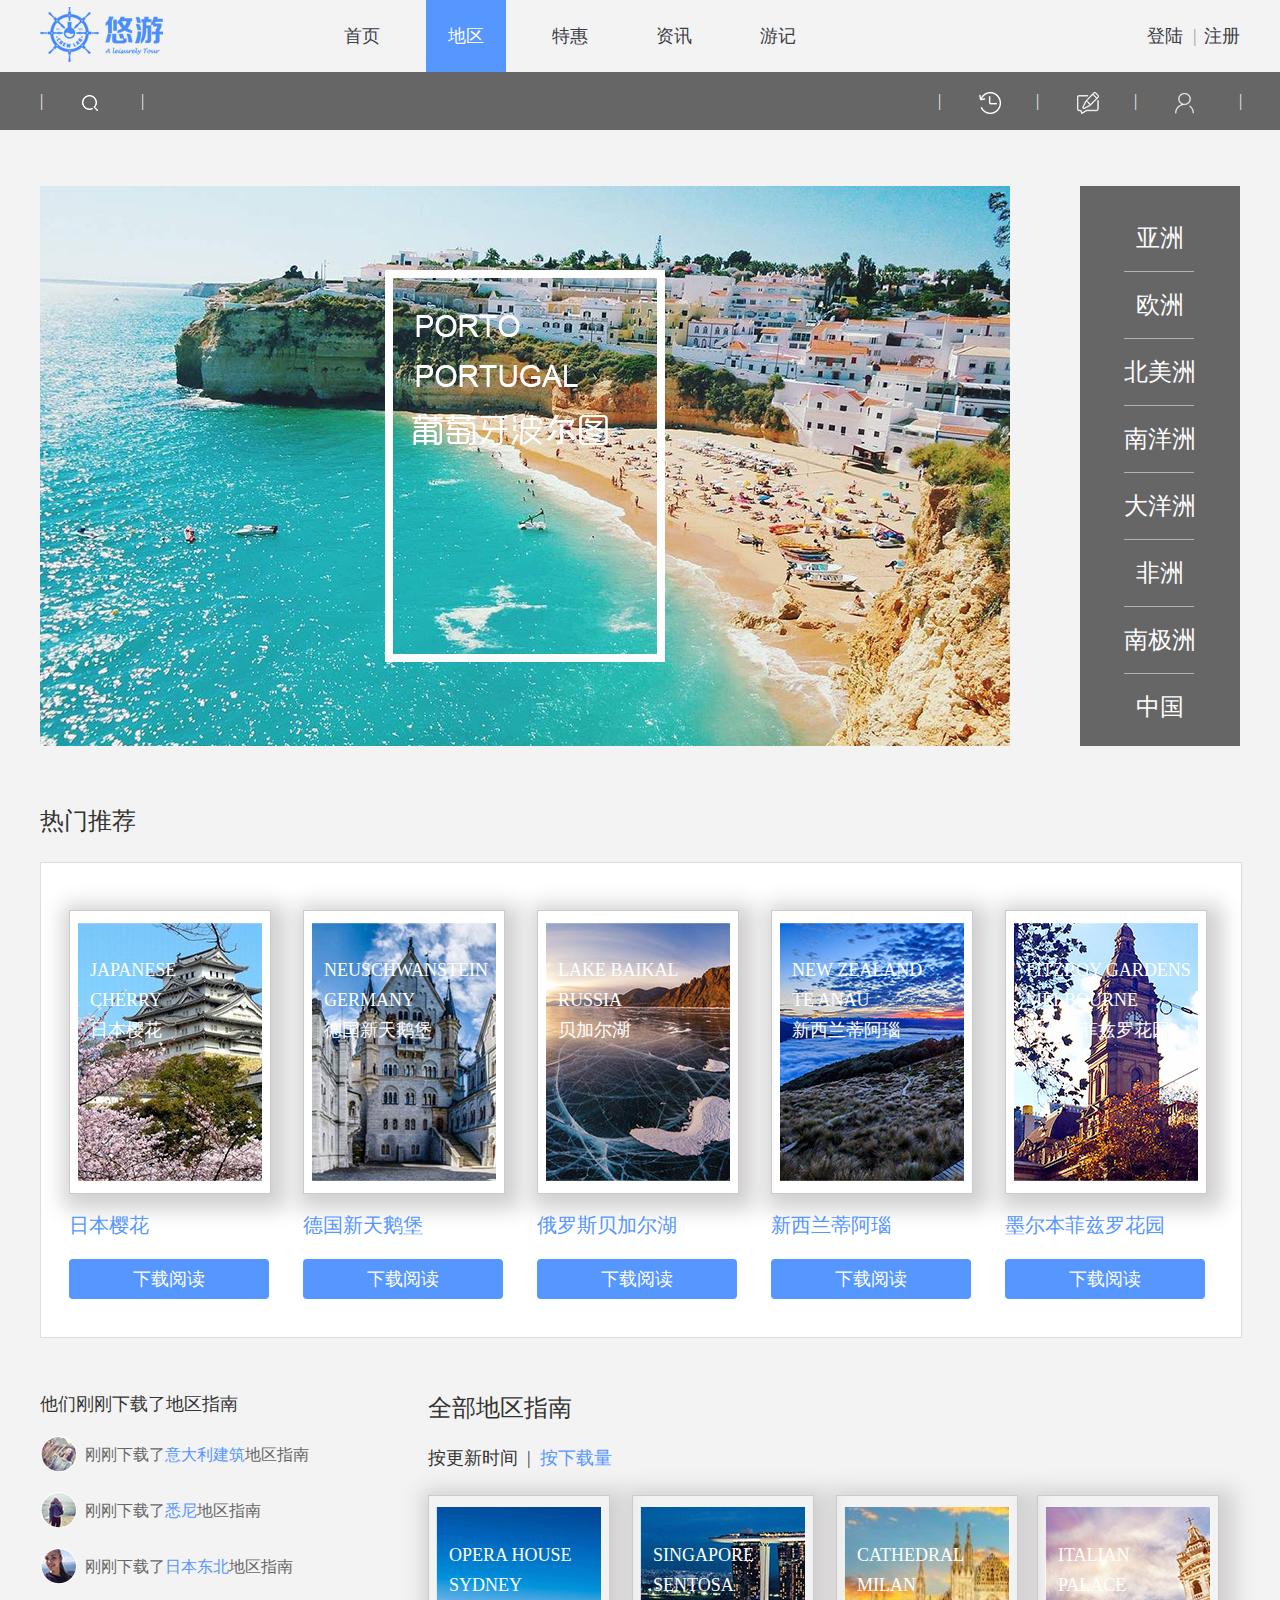
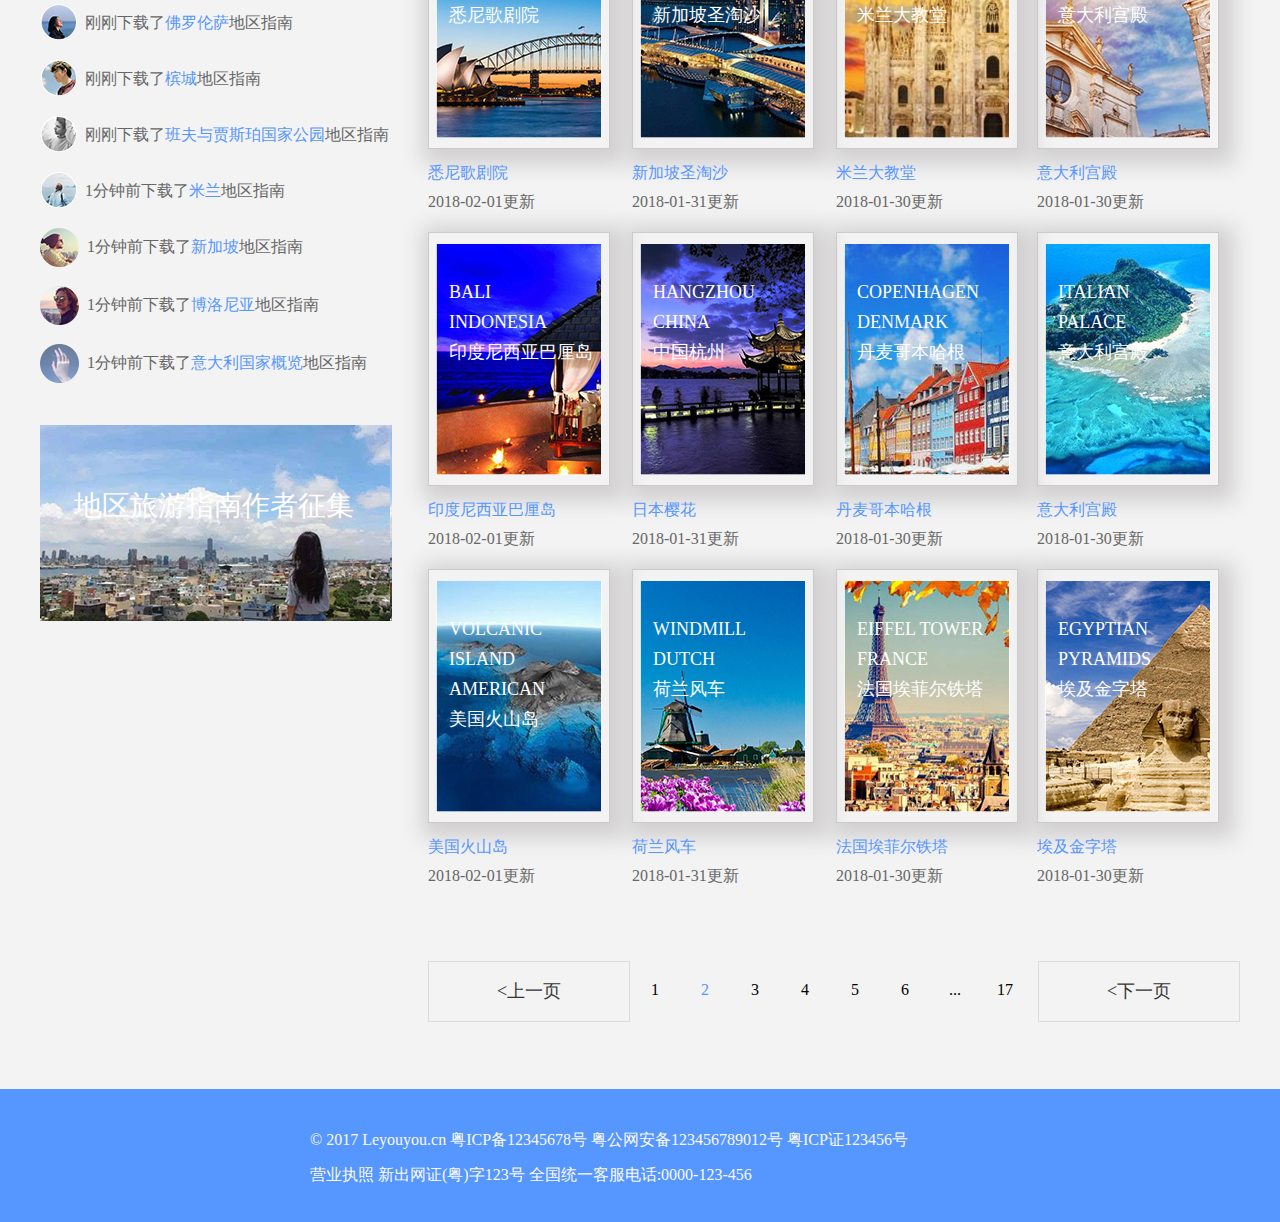
<file: Htmls/地区部分.html>
<!DOCTYPE html>
<html>

<head>
    <meta charset="UTF-8">
    <title>悠游-地区部分</title>
    <link rel="stylesheet" href="../css/地区部分.css">
    <style>
        
    </style>
</head>

<body>
    <!-- 顶部导航 -->
    <div class="wrap w1200">
        <div class="logo fl">
            <img src="../imgs/logo.png">
            <img src="../imgs/brand.png">
        </div>
        <ul class="nav fl">
            <a href="../index.html"><li>首页</li></a>
            <li class="act">地区</li>
            <a href="./特惠页面.html"><li>特惠</li></a>
            <a href="./资讯页面.html"><li>资讯</li></a>
            <a href="./游记部分.html"><li>游记</li></a>
            <div class="clear"></div>
        </ul>
        <div class="register fr">
            <div class="fl"><a href="../悠游登录界面/index.html" target="_blank">登陆</a></div>
            <div class="line fl">|</div>
            <div class="fr"><a href="../悠游注册界面/index.html" target="_blank">注册</a></div>
            <div class="clear"></div>
        </div>
        <div class="clear"></div>
    </div>
    <!-- 功能栏 -->
    <div class="function">
        <div class="w1200">
            <div class="left fl">
                <div class="line fl">|</div>
                <div class="search fl"><img src="../imgs/search.png"></div>
                <div class="line fr">|</div>
                <div class="clear"></div>
            </div>
            <div class="right fr">
                <div class="line fl">|</div>
                <div class="clock fl"><img src="../imgs/clock.png"></div>
                <div class="line fl">|</div>
                <div class="note fl"><img src="../imgs/note.png"></div>
                <div class="line fl">|</div>
                <div class="person fl"><img src="../imgs/person.png"></div>
                <div class="line fr">|</div>
                <div class="clear"></div>
            </div>
            <div class="clear"></div>
        </div>
    </div>
    <!-- banner部分 -->
    <div class="banner w1200">
        <div class="fl"><img src="../imgs/area-banner.jpg"></div>
        <ul class="nav fr">
            <li>亚洲</li>
            <div class="line"></div>
            <li>欧洲</li>
            <div class="line"></div>
            <li>北美洲</li>
            <div class="line"></div>
            <li>南洋洲</li>
            <div class="line"></div>
            <li>大洋洲</li>
            <div class="line"></div>
            <li>非洲</li>
            <div class="line"></div>
            <li>南极洲</li>
            <div class="line"></div>
            <li>中国</li>
        </ul>
        <div class="clear"></div>
    </div>
    <!-- 热门推荐 -->
    <div class="advice w1200">
        <div class="title">热门推荐</div>
        <div class="info">
            <div class="info_list fl">
                <div class="pic" style="background: url(../imgs/cherry.jpg) no-repeat center;">
                    JAPANESE<br>
                    CHERRY<br>
                    日本樱花
                </div>
                <div class="tit">日本樱花</div>
                <div class="download">下载阅读</div>
            </div>
            <div class="info_list fl">
                <div class="pic" style="background: url(../imgs/castle.jpg) no-repeat center;">
                    NEUSCHWANSTEIN<br>
                    GERMANY<br>
                    德国新天鹅堡
                </div>
                <div class="tit">德国新天鹅堡</div>
                <div class="download">下载阅读</div>
            </div>
            <div class="info_list fl">
                <div class="pic" style="background: url(../imgs/lake.jpg) no-repeat center;">
                    LAKE BAIKAL<br>
                    RUSSIA<br>
                    贝加尔湖
                </div>
                <div class="tit">俄罗斯贝加尔湖</div>
                <div class="download">下载阅读</div>
            </div>
            <div class="info_list fl">
                <div class="pic" style="background: url(../imgs/agate.jpg) no-repeat center;">
                    NEW ZEALAND<br>
                    TE ANAU<br>
                    新西兰蒂阿瑙
                </div>
                <div class="tit">新西兰蒂阿瑙</div>
                <div class="download">下载阅读</div>
            </div>
            <div class="info_list fl">
                <div class="pic" style="background: url(../imgs/garden.jpg) no-repeat center; margin-right: 0;">
                    FITZROY GARDENS<br>
                    MELBOURNE<br>
                    墨尔本菲兹罗花园
                </div>
                <div class="tit">墨尔本菲兹罗花园</div>
                <div class="download">下载阅读</div>
            </div>
            <div class="clear"></div>
        </div>
    </div>
    <!-- 地区指南 -->
    <div class="guide w1200">
        <div class="aside fl">
            <h3>他们刚刚下载了地区指南</h3>
            <div class="down one">
                <div class="fl"><img src="../imgs/head8.png"></div>
                <div class="word fl">刚刚下载了<a href="#">意大利建筑</a>地区指南</div>
                <div class="clear"></div>
            </div>
            <div class="down">
                <div class="fl"><img src="../imgs/head9.png"></div>
                <div class="word fl">刚刚下载了<a href="#">悉尼</a>地区指南</div>
                <div class="clear"></div>
            </div>
            <div class="down">
                <div class="fl"><img src="../imgs/head10.png"></div>
                <div class="word fl">刚刚下载了<a href="#">日本东北</a>地区指南</div>
                <div class="clear"></div>
            </div>
            <div class="down">
                <div class="fl"><img src="../imgs/head4.png"></div>
                <div class="word fl">刚刚下载了<a href="#">佛罗伦萨</a>地区指南</div>
                <div class="clear"></div>
            </div>
            <div class="down">
                <div class="fl"><img src="../imgs/head5.png"></div>
                <div class="word fl">刚刚下载了<a href="#">槟城</a>地区指南</div>
                <div class="clear"></div>
            </div>
            <div class="down">
                <div class="fl"><img src="../imgs/head6.png"></div>
                <div class="word fl">刚刚下载了<a href="#">班夫与贾斯珀国家公园</a>地区指南</div>
                <div class="clear"></div>
            </div>
            <div class="down">
                <div class="fl"><img src="../imgs/head7.png"></div>
                <div class="word fl">1分钟前下载了<a href="#">米兰</a>地区指南</div>
                <div class="clear"></div>
            </div>
            <div class="down">
                <div class="fl"><img src="../imgs/Ben.png"></div>
                <div class="word fl">1分钟前下载了<a href="#">新加坡</a>地区指南</div>
                <div class="clear"></div>
            </div>
            <div class="down">
                <div class="fl"><img src="../imgs/wan.png"></div>
                <div class="word fl">1分钟前下载了<a href="#">博洛尼亚</a>地区指南</div>
                <div class="clear"></div>
            </div>
            <div class="down">
                <div class="fl"><img src="../imgs/muzi.png"></div>
                <div class="word fl">1分钟前下载了<a href="#">意大利国家概览</a>地区指南</div>
                <div class="clear"></div>
            </div>
            <div class="ad">地区旅游指南作者征集</div>
        </div>
        <div class="area_guide fr">
            <h3>全部地区指南</h3>
            <div class="second_title">按更新时间&nbsp;&nbsp;|&nbsp;&nbsp;<a href="#">按下载量</a></div>
            <div class="guide_list">
                <div class="list fl">
                    <div class="pic" style="background: url(../imgs/list1-1.jpg) no-repeat center;">
                        OPERA HOUSE <br>
                        SYDNEY <br>
                        悉尼歌剧院
                    </div>
                    <div class="tit"><a href="#">悉尼歌剧院</a></div>
                    <div class="time">2018-02-01更新</div>
                </div>
                <div class="list fl">
                    <div class="pic" style="background: url(../imgs/list1-2.jpg) no-repeat center;">
                        SINGAPORE <br>
                        SENTOSA<br>
                        新加坡圣淘沙
                    </div>
                    <div class="tit"><a href="#">新加坡圣淘沙</a></div>
                    <div class="time">2018-01-31更新</div>
                </div>
                <div class="list fl" style="margin-right: 0;">
                    <div class="pic" style="background: url(../imgs/list1-3.jpg) no-repeat center;">
                        CATHEDRAL <br>
                        MILAN <br>
                        米兰大教堂
                    </div>
                    <div class="tit"><a href="#">米兰大教堂</a></div>
                    <div class="time">2018-01-30更新</div>
                </div>
                <div class="list fr">
                    <div class="pic" style="background: url(../imgs/list1-4.jpg) no-repeat center;">
                        ITALIAN <br>
                        PALACE <br>
                        意大利宫殿
                    </div>
                    <div class="tit"><a href="#">意大利宫殿</a></div>
                    <div class="time">2018-01-30更新</div>
                </div>
                <div class="clear"></div>
            </div>
            <div class="guide_list">
                <div class="list fl">
                    <div class="pic" style="background: url(../imgs/list2-1.jpg) no-repeat center;">
                        BALI<br>
                        INDONESIA<br>
                        印度尼西亚巴厘岛
                    </div>
                    <div class="tit"><a href="#">印度尼西亚巴厘岛</a></div>
                    <div class="time">2018-02-01更新</div>
                </div>
                <div class="list fl">
                    <div class="pic" style="background: url(../imgs/list2-2.jpg) no-repeat center;">
                        HANGZHOU<br>
                        CHINA<br>
                        中国杭州
                    </div>
                    <div class="tit"><a href="#">日本樱花</a></div>
                    <div class="time">2018-01-31更新</div>
                </div>
                <div class="list fl" style="margin-right: 0;">
                    <div class="pic" style="background: url(../imgs/list2-3.jpg) no-repeat center;">
                        COPENHAGEN<br>
                        DENMARK <br>
                        丹麦哥本哈根
                    </div>
                    <div class="tit"><a href="#">丹麦哥本哈根</a></div>
                    <div class="time">2018-01-30更新</div>
                </div>
                <div class="list fr">
                    <div class="pic" style="background: url(../imgs/list2-4.jpg) no-repeat center;">
                        ITALIAN <br>
                        PALACE <br>
                        意大利宫殿
                    </div>
                    <div class="tit"><a href="#">意大利宫殿</a></div>
                    <div class="time">2018-01-30更新</div>
                </div>
                <div class="clear"></div>
            </div>
            <div class="guide_list">
                <div class="list fl">
                    <div class="pic" style="background: url(../imgs/list3-1.jpg) no-repeat center;">
                        VOLCANIC ISLAND<br>
                        AMERICAN<br>
                        美国火山岛
                    </div>
                    <div class="tit"><a href="#">美国火山岛</a></div>
                    <div class="time">2018-02-01更新</div>
                </div>
                <div class="list fl">
                    <div class="pic" style="background: url(../imgs/list3-2.jpg) no-repeat center;">
                        WINDMILL<br>
                        DUTCH <br>
                        荷兰风车
                    </div>
                    <div class="tit"><a href="#">荷兰风车</a></div>
                    <div class="time">2018-01-31更新</div>
                </div>
                <div class="list fl" style="margin-right: 0;">
                    <div class="pic" style="background: url(../imgs/list3-3.jpg) no-repeat center;">
                        EIFFEL TOWER<br>
                        FRANCE<br>
                        法国埃菲尔铁塔
                    </div>
                    <div class="tit"><a href="#">法国埃菲尔铁塔</a></div>
                    <div class="time">2018-01-30更新</div>
                </div>
                <div class="list fr">
                    <div class="pic" style="background: url(../imgs/list3-4.jpg) no-repeat center;">
                        EGYPTIAN <br>
                        PYRAMIDS<br>
                        埃及金字塔
                    </div>
                    <div class="tit"><a href="#">埃及金字塔</a></div>
                    <div class="time">2018-01-30更新</div>
                </div>
                <div class="clear"></div>
            </div>
            <!-- 页码 -->
            <div class="page">
                <div class="change fl">
                    &lt;上一页
                </div>
                <ul class="num fl">
                    <li>1</li>
                    <li class="act">2</li>
                    <li>3</li>
                    <li>4</li>
                    <li>5</li>
                    <li>6</li>
                    <li>...</li>
                    <li>17</li>
                    <div class="clear"></div>
                </ul>
                <div class="change fr">
                    &lt;下一页
                </div>
                <div class="clear"></div>
            </div>
        </div>
        <div class="clear"></div>
    </div>
    <!-- 底部 -->
    <div class="bottom">
        <div class="info">
            ©&nbsp;2017&nbsp;Leyouyou.cn&nbsp;粤ICP备12345678号&nbsp;粤公网安备123456789012号&nbsp;粤ICP证123456号 <br>
            营业执照 新出网证(粤)字123号&nbsp;全国统一客服电话:0000-123-456
        </div>
    </div>
</body>

</html>
</file>
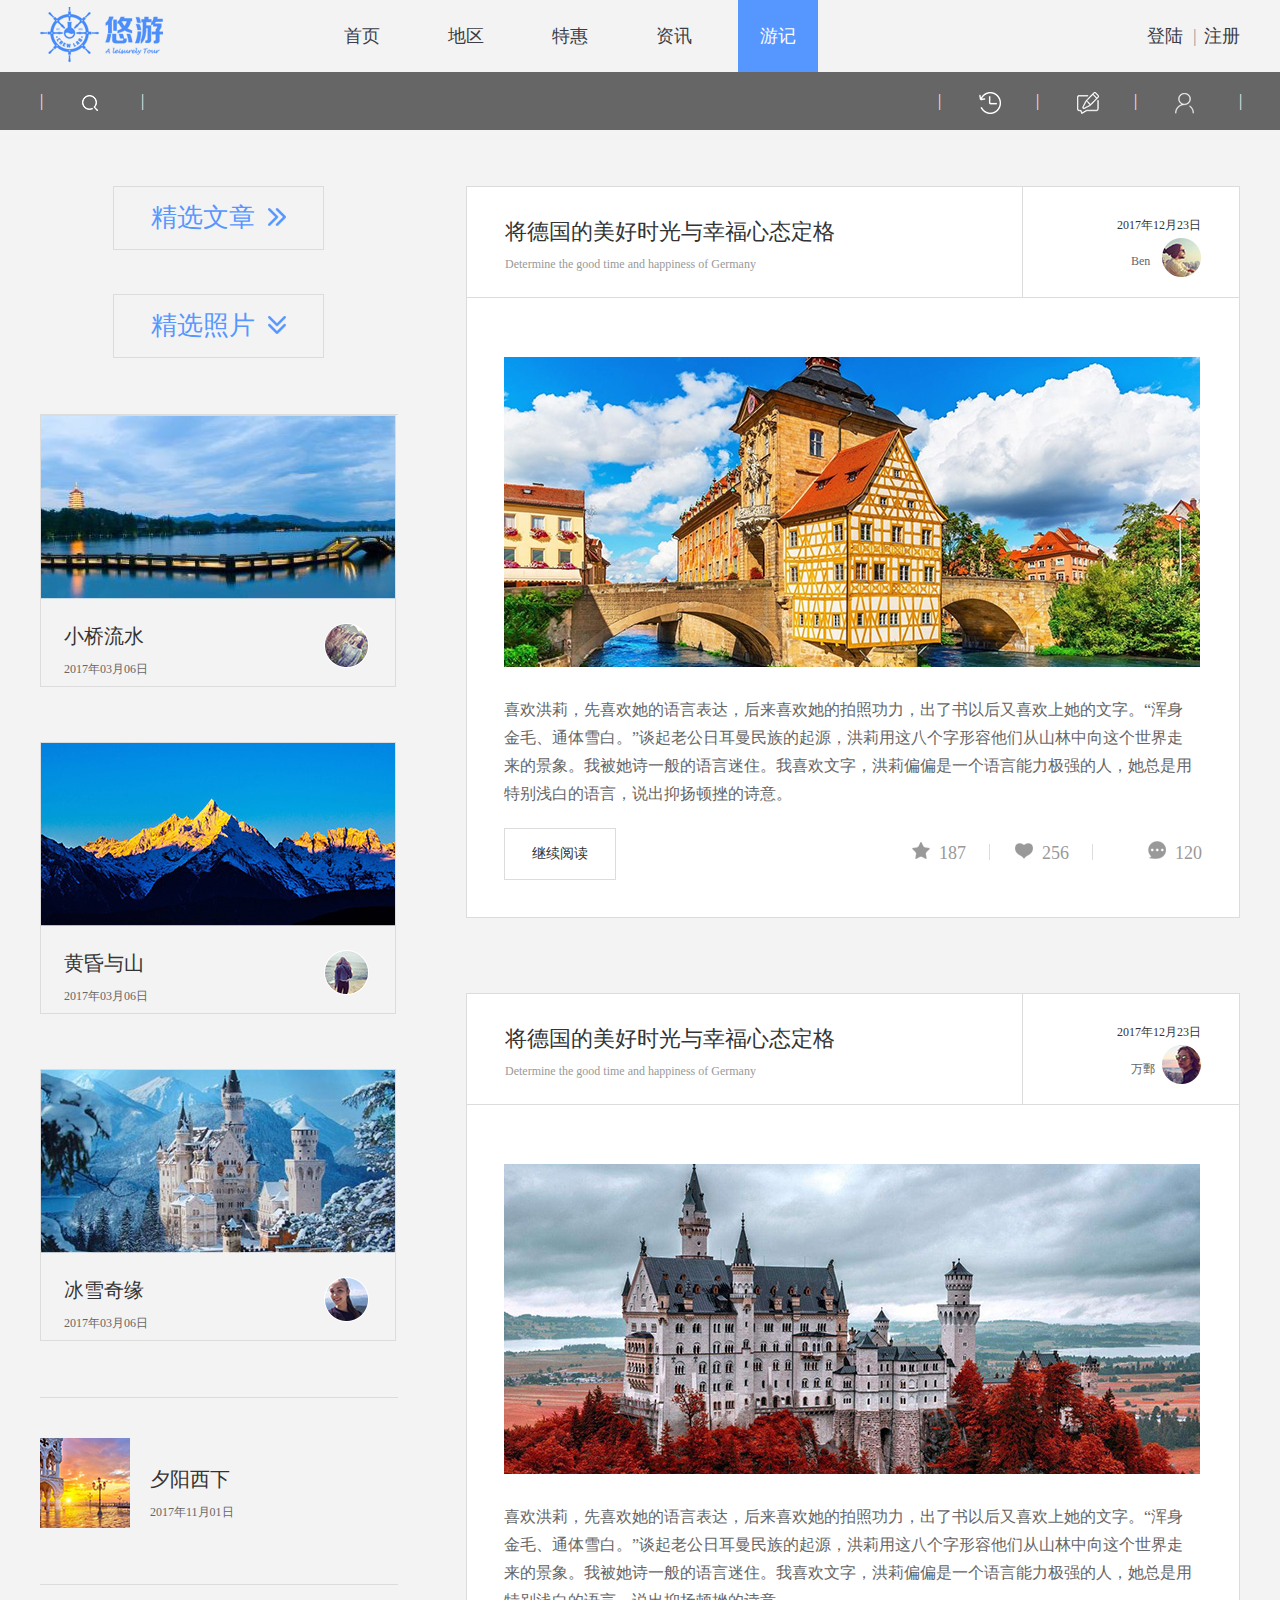
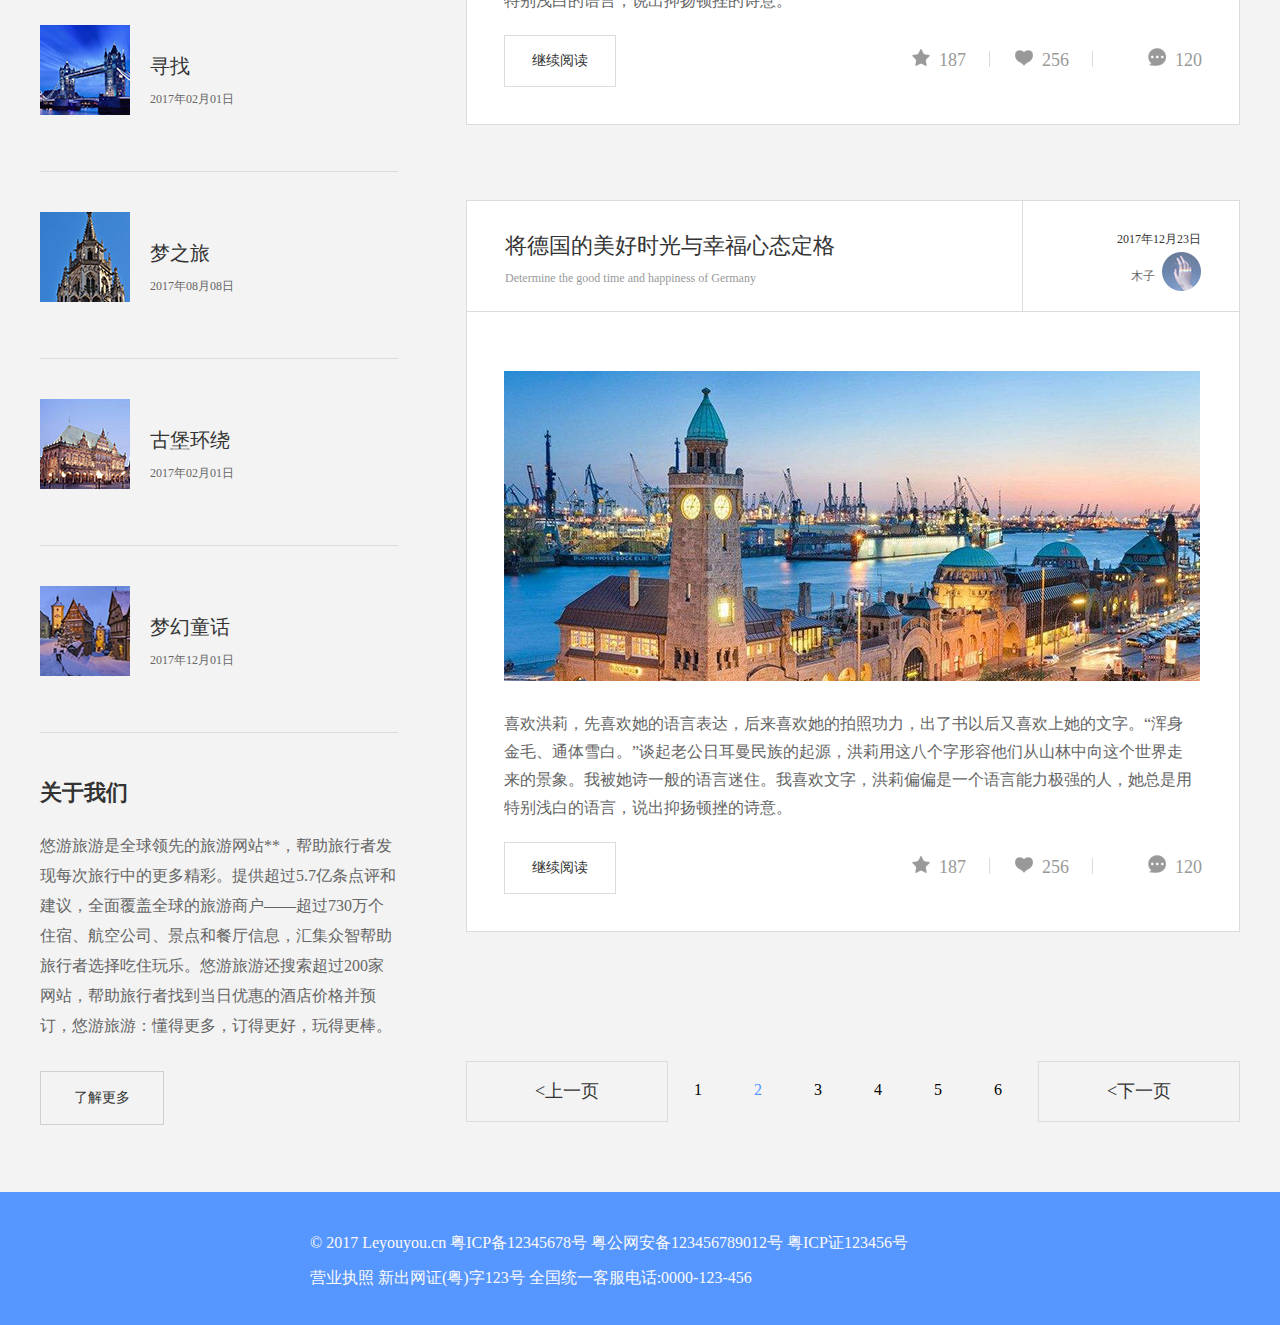
<file: Htmls/游记部分.html>
<!DOCTYPE html>
<html>

<head>
    <meta charset="UTF-8">
    <title>悠游-游记部分</title>
    <link rel="stylesheet" href="../css/游记.css">
    <style>
       
    </style>
</head>

<body>
    <!-- 顶部导航 -->
    <div class="wrap w1200">
        <div class="logo fl">
            <img src="../imgs/logo.png">
            <img src="../imgs/brand.png">
        </div>
        <ul class="nav fl">
            <a href="../index.html"><li>首页</li></a>
            <a href="./地区部分.html"><li>地区</li></a>
            <a href="./特惠页面.html"><li>特惠</li></a>
            <a href="./资讯页面.html"><li>资讯</li></a>
            <li class="act">游记</li>
            <div class="clear"></div>
        </ul>
        <div class="register fr">
            <div class="fl"><a href="../悠游登录界面/登陆.html" target="_blank">登陆</a></div>
            <div class="line fl">|</div>
            <div class="fr"><a href="../悠游注册界面/注册.html" target="_blank">注册</a></div>
            <div class="clear"></div>
        </div>
        <div class="clear"></div>
    </div>
    <!-- 功能栏 -->
    <div class="function">
        <div class="w1200">
            <div class="left fl">
                <div class="line fl">|</div>
                <div class="search fl"><img src="../imgs/search.png"></div>
                <div class="line fr">|</div>
                <div class="clear"></div>
            </div>
            <div class="right fr">
                <div class="line fl">|</div>
                <div class="clock fl"><img src="../imgs/clock.png"></div>
                <div class="line fl">|</div>
                <div class="note fl"><img src="../imgs/note.png"></div>
                <div class="line fl">|</div>
                <div class="person fl"><img src="../imgs/person.png"></div>
                <div class="line fr">|</div>
                <div class="clear"></div>
            </div>
            <div class="clear"></div>
        </div>
    </div>
    <!-- 主体 -->
    <div class="main w1200">
        <div class="aside fl">
            <div class="article">精选文章&nbsp;&nbsp;<img src="../imgs/right-arrow.png"></div>
            <div class="pic">精选照片&nbsp;&nbsp;<img src="../imgs/down-arrow.png"></div>
            <div class="line"></div>
            <div class="place">
                <div class="img"><img src="../imgs/小桥流水.jpg"></div>
                <div class="title">
                    <div class="fl">
                        <div class="tit">小桥流水</div>
                        <div class="time">2017年03月06日</div>
                    </div>
                    <div class="fr"><img src="../imgs/head1.png"></div>
                    <div class="clear"></div>
                </div>
            </div>
            <div class="place">
                <div class="img"><img src="../imgs/黄昏与山.jpg"></div>
                <div class="title">
                    <div class="fl">
                        <div class="tit">黄昏与山</div>
                        <div class="time">2017年03月06日</div>
                    </div>
                    <div class="fr"><img src="../imgs/head2.png"></div>
                    <div class="clear"></div>
                </div>
            </div>
            <div class="place">
                <div class="img"><img src="../imgs/冰雪奇缘.jpg"></div>
                <div class="title">
                    <div class="fl">
                        <div class="tit">冰雪奇缘</div>
                        <div class="time">2017年03月06日</div>
                    </div>
                    <div class="fr"><img src="../imgs/head3.png"></div>
                    <div class="clear"></div>
                </div>
            </div>
            <div class="line"></div>
            <div class="little_place">
                <div class="fl"><img src="../imgs/夕阳西下.jpg"></div>
                <div class="word fl">
                    <div class="tit">夕阳西下</div>
                    <div class="time">2017年11月01日</div>
                </div>
                <div class="clear"></div>
            </div>
            <div class="line"></div>
            <div class="little_place">
                <div class="fl"><img src="../imgs/寻找.jpg"></div>
                <div class="word fl">
                    <div class="tit">寻找</div>
                    <div class="time">2017年02月01日</div>
                </div>
                <div class="clear"></div>
            </div>
            <div class="line"></div>
            <div class="little_place">
                <div class="fl"><img src="../imgs/梦之旅.jpg"></div>
                <div class="word fl">
                    <div class="tit">梦之旅</div>
                    <div class="time">2017年08月08日</div>
                </div>
                <div class="clear"></div>
            </div>
            <div class="line"></div>
            <div class="little_place">
                <div class="fl"><img src="../imgs/古堡.jpg"></div>
                <div class="word fl">
                    <div class="tit">古堡环绕</div>
                    <div class="time">2017年02月01日</div>
                </div>
                <div class="clear"></div>
            </div>
            <div class="line"></div>
            <div class="little_place">
                <div class="fl"><img src="../imgs/梦幻童话.jpg"></div>
                <div class="word fl">
                    <div class="tit">梦幻童话</div>
                    <div class="time">2017年12月01日</div>
                </div>
                <div class="clear"></div>
            </div>
            <div class="line"></div>
            <div class="about">
                <h3>关于我们</h3>
                <p>悠游旅游是全球领先的旅游网站**，帮助旅行者发现每次旅行中的更多精彩。提供超过5.7亿条点评和建议，全面覆盖全球的旅游商户——超过730万个住宿、航空公司、景点和餐厅信息，汇集众智帮助旅行者选择吃住玩乐。悠游旅游还搜索超过200家网站，帮助旅行者找到当日优惠的酒店价格并预订，悠游旅游：懂得更多，订得更好，玩得更棒。
                </p>
            </div>
            <div class="more">了解更多</div>
        </div>
        <div class="block fr">
            <div class="record">
                <div class="title">
                    <div class="fl">
                        <div class="china">将德国的美好时光与幸福心态定格</div>
                        <div class="english">Determine the good time and happiness of Germany</div>
                    </div>
                    <div class="fr">
                        <div class="time">2017年12月23日</div>
                        <div class="Ben">Ben&nbsp;&nbsp;</div>
                        <img src="../imgs/Ben.png">
                    </div>
                    <div class="clear"></div>
                </div>
                <div class="content">
                    <div><img src="../imgs/pic1.jpg"></div>
                    <div class="text">喜欢洪莉，先喜欢她的语言表达，后来喜欢她的拍照功力，出了书以后又喜欢上她的文字。“浑身
                        金毛、通体雪白。”谈起老公日耳曼民族的起源，洪莉用这八个字形容他们从山林中向这个世界走
                        来的景象。我被她诗一般的语言迷住。我喜欢文字，洪莉偏偏是一个语言能力极强的人，她总是用
                        特别浅白的语言，说出抑扬顿挫的诗意。
                    </div>
                    <div class="continue">
                        <div class="read fl">继续阅读</div>
                        <div class="like fr">
                            <div class="fl"><img src="../imgs/collect.png">&nbsp;&nbsp;187</div>
                            <div class="line fl"></div>
                            <div class="fl"><img src="../imgs/like.png">&nbsp;&nbsp;256</div>
                            <div class="line fl"></div>
                            <div class="fr"><img src="../imgs/comment.png">&nbsp;&nbsp;120</div>
                            <div class="clear"></div>
                        </div>
                        <div class="clear"></div>
                    </div>
                </div>
            </div>
            <div class="record">
                <div class="title">
                    <div class="fl">
                        <div class="china">将德国的美好时光与幸福心态定格</div>
                        <div class="english">Determine the good time and happiness of Germany</div>
                    </div>
                    <div class="fr">
                        <div class="time">2017年12月23日</div>
                        <div class="Ben">万鄄&nbsp;&nbsp;</div>
                        <img src="../imgs/wan.png">
                    </div>
                    <div class="clear"></div>
                </div>
                <div class="content">
                    <div><img src="../imgs/pic2.jpg"></div>
                    <div class="text">
                        喜欢洪莉，先喜欢她的语言表达，后来喜欢她的拍照功力，出了书以后又喜欢上她的文字。“浑身
                        金毛、通体雪白。”谈起老公日耳曼民族的起源，洪莉用这八个字形容他们从山林中向这个世界走
                        来的景象。我被她诗一般的语言迷住。我喜欢文字，洪莉偏偏是一个语言能力极强的人，她总是用
                        特别浅白的语言，说出抑扬顿挫的诗意。
                    </div>
                    <div class="continue">
                        <div class="read fl">继续阅读</div>
                        <div class="like fr">
                            <div class="fl"><img src="../imgs/collect.png">&nbsp;&nbsp;187</div>
                            <div class="line fl"></div>
                            <div class="fl"><img src="../imgs/like.png">&nbsp;&nbsp;256</div>
                            <div class="line fl"></div>
                            <div class="fr"><img src="../imgs/comment.png">&nbsp;&nbsp;120</div>
                            <div class="clear"></div>
                        </div>
                        <div class="clear"></div>
                    </div>
                </div>
            </div>
            <div class="record">
                <div class="title">
                    <div class="fl">
                        <div class="china">将德国的美好时光与幸福心态定格</div>
                        <div class="english">Determine the good time and happiness of Germany</div>
                    </div>
                    <div class="fr">
                        <div class="time">2017年12月23日</div>
                        <div class="Ben">木子&nbsp;&nbsp;</div>
                        <img src="../imgs/muzi.png">
                    </div>
                    <div class="clear"></div>
                </div>
                <div class="content">
                    <div><img src="../imgs/pic3.jpg"></div>
                    <div class="text">
                        喜欢洪莉，先喜欢她的语言表达，后来喜欢她的拍照功力，出了书以后又喜欢上她的文字。“浑身
                        金毛、通体雪白。”谈起老公日耳曼民族的起源，洪莉用这八个字形容他们从山林中向这个世界走
                        来的景象。我被她诗一般的语言迷住。我喜欢文字，洪莉偏偏是一个语言能力极强的人，她总是用
                        特别浅白的语言，说出抑扬顿挫的诗意。
                    </div>
                    <div class="continue">
                        <div class="read fl">继续阅读</div>
                        <div class="like fr">
                            <div class="fl"><img src="../imgs/collect.png">&nbsp;&nbsp;187</div>
                            <div class="line fl"></div>
                            <div class="fl"><img src="../imgs/like.png">&nbsp;&nbsp;256</div>
                            <div class="line fl"></div>
                            <div class="fr"><img src="../imgs/comment.png">&nbsp;&nbsp;120</div>
                            <div class="clear"></div>
                        </div>
                        <div class="clear"></div>
                    </div>
                </div>
            </div>
            <!-- 页码 -->
            <div class="page">
                <div class="change fl">
                    &lt;上一页
                </div>
                <ul class="num fl">
                    <li>1</li>
                    <li class="act">2</li>
                    <li>3</li>
                    <li>4</li>
                    <li>5</li>
                    <li>6</li>
                    <div class="clear"></div>
                </ul>
                <div class="change fr">
                    &lt;下一页
                </div>
                <div class="clear"></div>
            </div>
        </div>
        <div class="clear"></div>
    </div>
    <!-- 底部 -->
    <div class="bottom">
        <div class="info">
            ©&nbsp;2017&nbsp;Leyouyou.cn&nbsp;粤ICP备12345678号&nbsp;粤公网安备123456789012号&nbsp;粤ICP证123456号 <br>
            营业执照 新出网证(粤)字123号&nbsp;全国统一客服电话:0000-123-456
        </div>
    </div>
</body>

</html>
</file>
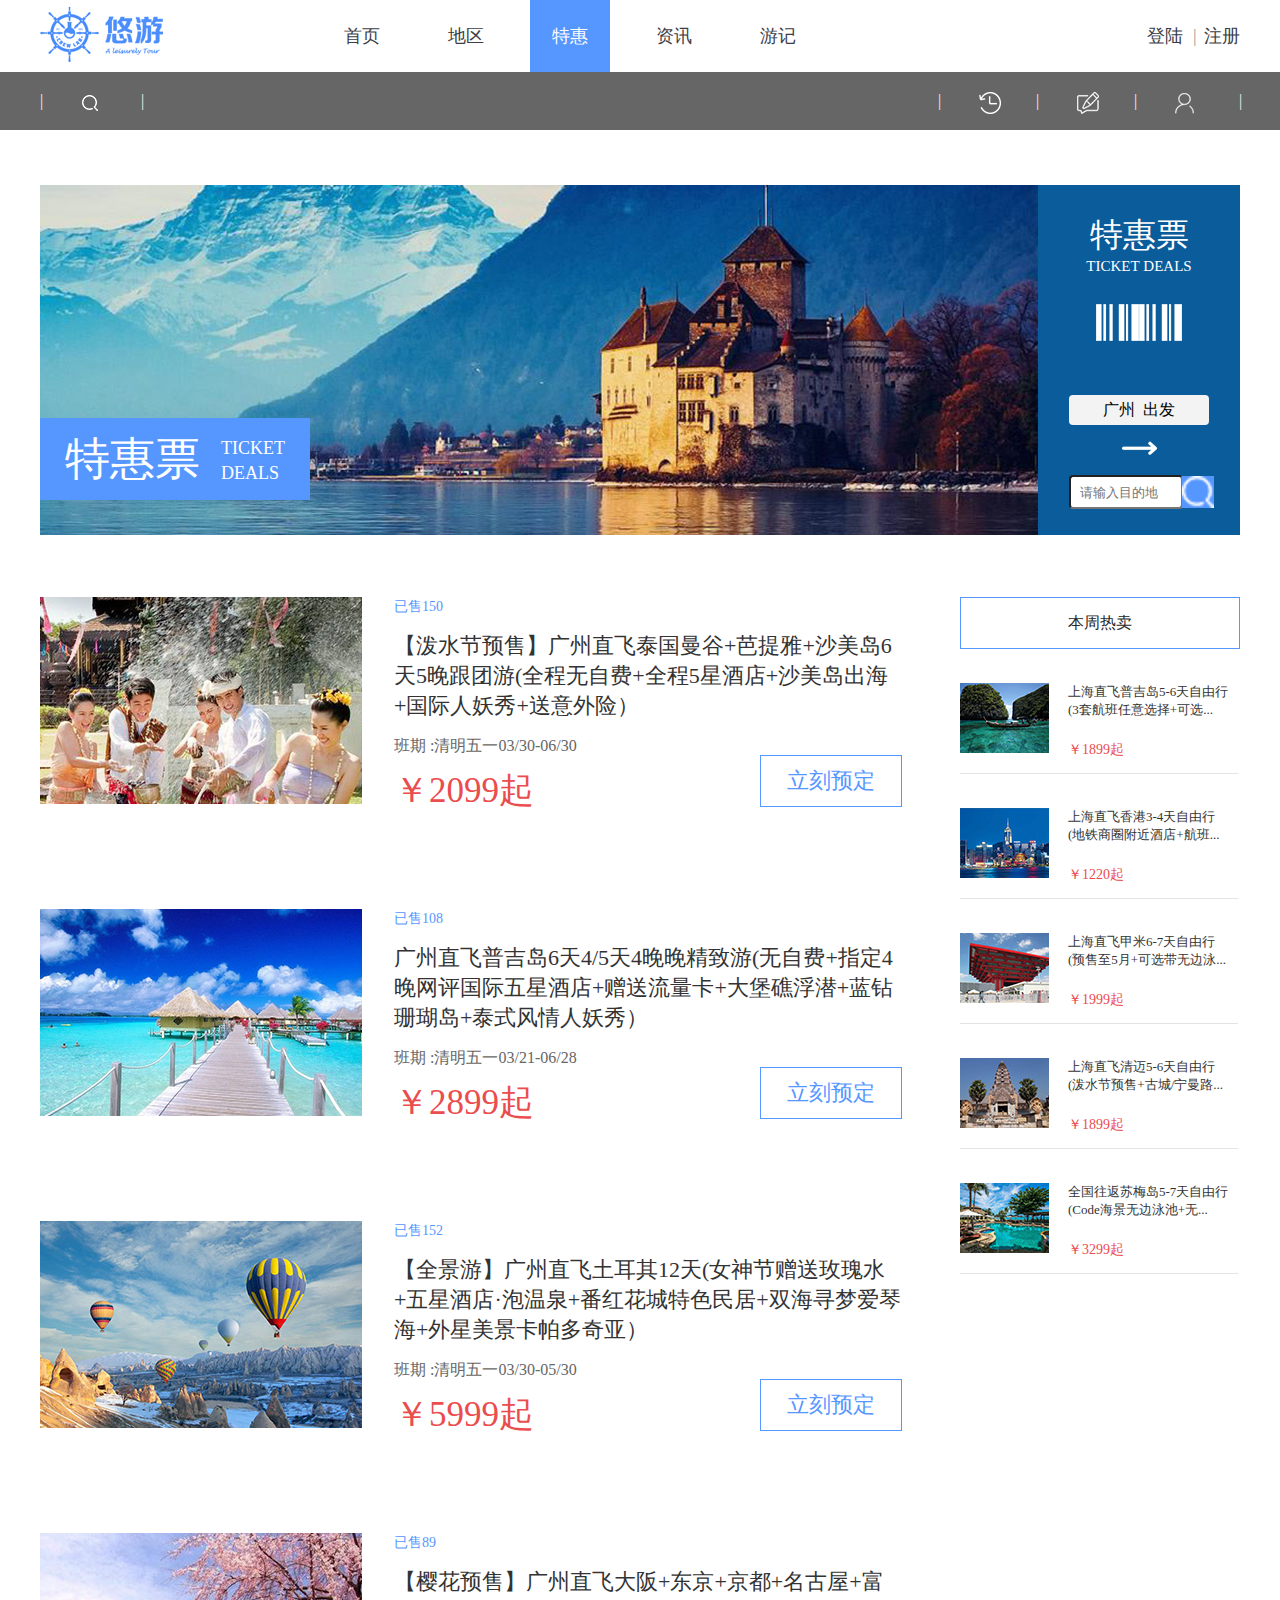
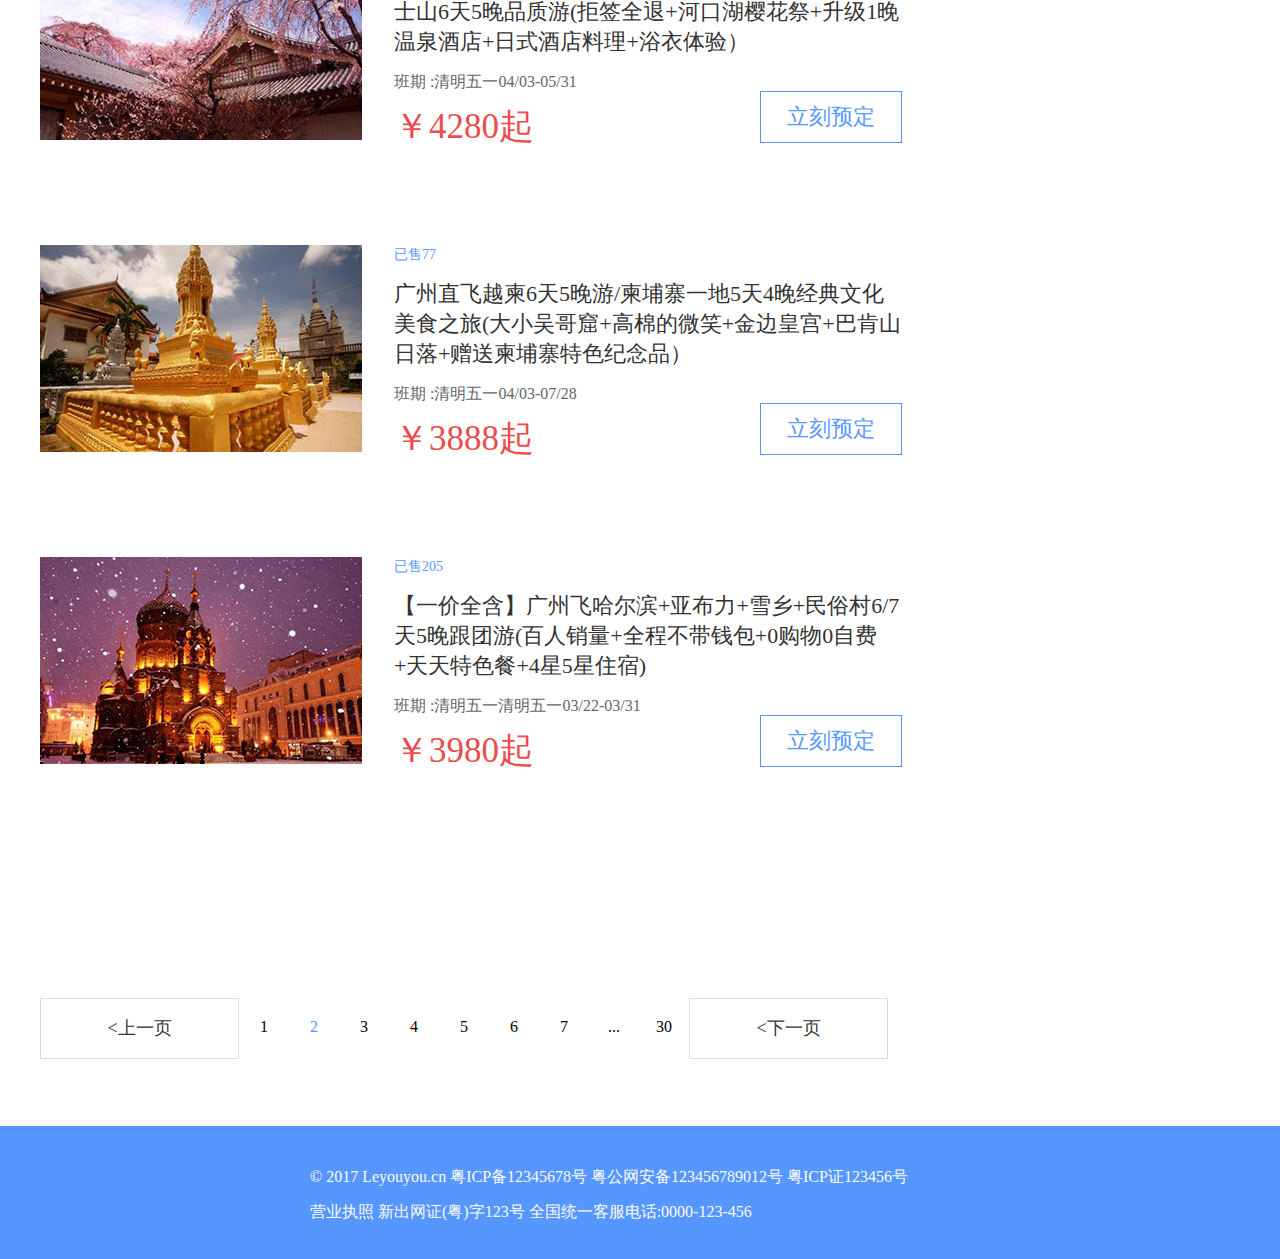
<file: Htmls/特惠页面.html>
<!DOCTYPE html>
<html>

<head>
    <meta charset="UTF-8">
    <title>悠游-特惠部分</title>
    <link rel="stylesheet" href="../css/特惠.css">
    <script src="../js/特惠data数据渲染.js"></script>
    <style>
        
    </style>
</head>

<body>
    <!-- 顶部导航 -->
    <div class="wrap w1200">
        <div class="logo fl">
            <img src="../imgs/logo.png">
            <img src="../imgs/brand.png">
        </div>
        <ul class="nav fl">
            <a href="../index.html"><li>首页</li></a>
            <a href="./地区部分.html"><li>地区</li></a>
            <li class="act">特惠</li>
            <a href="./资讯页面.html"><li>资讯</li></a>
            <a href="./游记部分.html"><li>游记</li></a>
            <div class="clear"></div>
        </ul>
        <div class="register fr">
            <div class="fl"><a href="../悠游登录界面/index.html" target="_blank">登陆</a></div>
            <div class="line fl">|</div>
            <div class="fr"><a href="../悠游注册界面/index.html" target="_blank">注册</a></div>
            <div class="clear"></div>
        </div>
        <div class="clear"></div>
    </div>
    <!-- 功能栏 -->
    <div class="function">
        <div class="w1200">
            <div class="left fl">
                <div class="line fl">|</div>
                <div class="search fl"><img src="../imgs/search.png"></div>
                <div class="line fr">|</div>
                <div class="clear"></div>
            </div>
            <div class="right fr">
                <div class="line fl">|</div>
                <div class="clock fl"><img src="../imgs/clock.png"></div>
                <div class="line fl">|</div>
                <div class="note fl"><img src="../imgs/note.png"></div>
                <div class="line fl">|</div>
                <div class="person fl"><img src="../imgs/person.png"></div>
                <div class="line fr">|</div>
                <div class="clear"></div>
            </div>
            <div class="clear"></div>
        </div>
    </div>
    <!-- 特惠票 -->
    <div class="banner w1200">
        <div class="ticket">
            <div class="chinese fl">特惠票</div>
            <div class="english fr">TICKET<br>DEALS</div>
            <div class="clear"></div>
        </div>
        <div class="info">
            <div class="word">特惠票
                <p>TICKET&nbsp;DEALS</p>
            </div>
            <div class="code">
                <img src="../imgs/code.png"><img src="../imgs/code1.png">
            </div>
            <div class="go">广州&nbsp;&nbsp;出发</div>
            <div class="arrow">
                <img src="../imgs/arrow.png">
            </div>
            <div class="search">
                <input type="text" placeholder="请输入目的地">
                <img src="../imgs/search.png">
            </div>
        </div>
    </div>
    <!-- 主要信息 -->
    <div class="main_info w1200">
        <div class="fl">
            <!-- <div class="info">
                <img src="../imgs/tehui1.jpg" class="fl">
                <div class="fr">
                    <a href="#">已售150</a>
                    <p>【泼水节预售】广州直飞泰国曼谷+芭提雅+沙美岛6天5晚跟团游（全程无自费+全程5星酒店+沙美岛出海+国际人妖秀+送意外险）</p>
                    <div class="time">班期&nbsp;:清明五一03/30-06/30</div>
                    <div class="price">￥2099起 </div>
                    <div class="reserve">立刻预定</div>
                </div>
                <div class="clear"></div>
            </div>
            <div class="info">
                <img src="../imgs/tehui2.jpg" class="fl">
                <div class="fr">
                    <a href="#">已售108</a>
                    <p>广州直飞普吉岛6天4/5天4晚晚精致游（无自费+指定4晚网评国际五星酒店+赠送流量卡+大堡礁浮潜+蓝钻珊瑚岛+泰式风情人妖秀）</p>
                    <div class="time">班期&nbsp;:清明五一03/21-06/28</div>
                    <div class="price">￥2899起 </div>
                    <div class="reserve">立刻预定</div>
                </div>
                <div class="clear"></div>
            </div>
            <div class="info">
                <img src="../imgs/tehui3.jpg" class="fl">
                <div class="fr">
                    <a href="#">已售150</a>
                    <p>【全景游】广州直飞土耳其12天（女神节赠送玫瑰水+五星酒店·泡温泉+番红花城特色民居+双海寻梦爱琴海+外星美景卡帕多奇亚）</p>
                    <div class="time">班期&nbsp;:清明五一03/30-05/30</div>
                    <div class="price">￥5999起 </div>
                    <div class="reserve">立刻预定</div>
                </div>
                <div class="clear"></div>
            </div>
            <div class="info">
                <img src="../imgs/tehui4.jpg" class="fl">
                <div class="fr">
                    <a href="#">已售89</a>
                    <p>【樱花预售】广州直飞大阪+东京+京都+名古屋+富士山6天5晚品质游（拒签全退+河口湖樱花祭+升级1晚温泉酒店+日式酒店料理+浴衣体验）</p>
                    <div class="time">班期&nbsp;:清明五一04/03-05/31</div>
                    <div class="price">￥4280起 </div>
                    <div class="reserve">立刻预定</div>
                </div>
                <div class="clear"></div>
            </div>
            <div class="info">
                <img src="../imgs/tehui5.jpg" class="fl">
                <div class="fr">
                    <a href="#">已售77</a>
                    <p>广州直飞越柬6天5晚游/柬埔寨一地5天4晚经典文化美食之旅（大小吴哥窟+高棉的微笑+金边皇宫+巴肯山日落+赠送柬埔寨特色纪念品）</p>
                    <div class="time">班期&nbsp;:清明五一04/03-07/28</div>
                    <div class="price">￥3888起 </div>
                    <div class="reserve">立刻预定</div>
                </div>
                <div class="clear"></div>
            </div>
            <div class="info">
                <img src="../imgs/tehui6.jpg" class="fl">
                <div class="fr">
                    <a href="#">已售205</a>
                    <p>【一价全含】广州飞哈尔滨+亚布力+雪乡+民俗村6/7天5晚跟团游（百人销量+全程不带钱包+0购物0自费+天天特色餐+4星5星住宿）</p>
                    <div class="time">班期&nbsp;:清明五一03/22-03/31</div>
                    <div class="price">￥3980起 </div>
                    <div class="reserve">立刻预定</div>
                </div>
                <div class="clear"></div>
            </div> -->
        </div>
        <div class="fr">
            <div class="hot">本周热卖</div>
            <div class="hot_news">
                <img src="../imgs/hot1.jpg" class="fl">
                <div class="word fr">
                    <p>上海直飞普吉岛5-6天自由行(3套航班任意选择+可选...</p>
                    <div class="price">￥1899起</div>
                </div>
                <div class="clear"></div>
            </div>
            <div class="line"></div>
            <div class="hot_news">
                <img src="../imgs/hot2.jpg" class="fl">
                <div class="word fr">
                    <p>上海直飞香港3-4天自由行(地铁商圈附近酒店+航班...</p>
                    <div class="price">￥1220起</div>
                </div>
                <div class="clear"></div>
            </div>
            <div class="line"></div>
            <div class="hot_news">
                <img src="../imgs/hot3.jpg" class="fl">
                <div class="word fr">
                    <p>上海直飞甲米6-7天自由行(预售至5月+可选带无边泳...</p>
                    <div class="price">￥1999起</div>
                </div>
                <div class="clear"></div>
            </div>
            <div class="line"></div>
            <div class="hot_news">
                <img src="../imgs/hot4.jpg" class="fl">
                <div class="word fr">
                    <p>上海直飞清迈5-6天自由行(泼水节预售+古城/宁曼路...</p>
                    <div class="price">￥1899起</div>
                </div>
                <div class="clear"></div>
            </div>
            <div class="line"></div>
            <div class="hot_news">
                <img src="../imgs/hot5.jpg" class="fl">
                <div class="word fr">
                    <p>全国往返苏梅岛5-7天自由行(Code海景无边泳池+无...</p>
                    <div class="price">￥3299起</div>
                </div>
                <div class="clear"></div>
            </div>
            <div class="line"></div>
        </div>
        <div class="clear"></div>
    </div>
    <!-- 页码 -->
    <div class="page w1200">
        <div class="change fl">
            &lt;上一页
        </div>
        <ul class="num fl">
            <li>1</li>
            <li class="act">2</li>
            <li>3</li>
            <li>4</li>
            <li>5</li>
            <li>6</li>
            <li>7</li>
            <li>...</li>
            <li>30</li>
            <div class="clear"></div>
        </ul>
        <div class="change fl">
            &lt;下一页
        </div>
        <div class="clear"></div>
    </div>
    <!-- 底部 -->
    <div class="bottom">
        <div class="info">
            ©&nbsp;2017&nbsp;Leyouyou.cn&nbsp;粤ICP备12345678号&nbsp;粤公网安备123456789012号&nbsp;粤ICP证123456号 <br>
            营业执照 新出网证(粤)字123号&nbsp;全国统一客服电话:0000-123-456
        </div>
    </div>
</body>

</html>
</file>
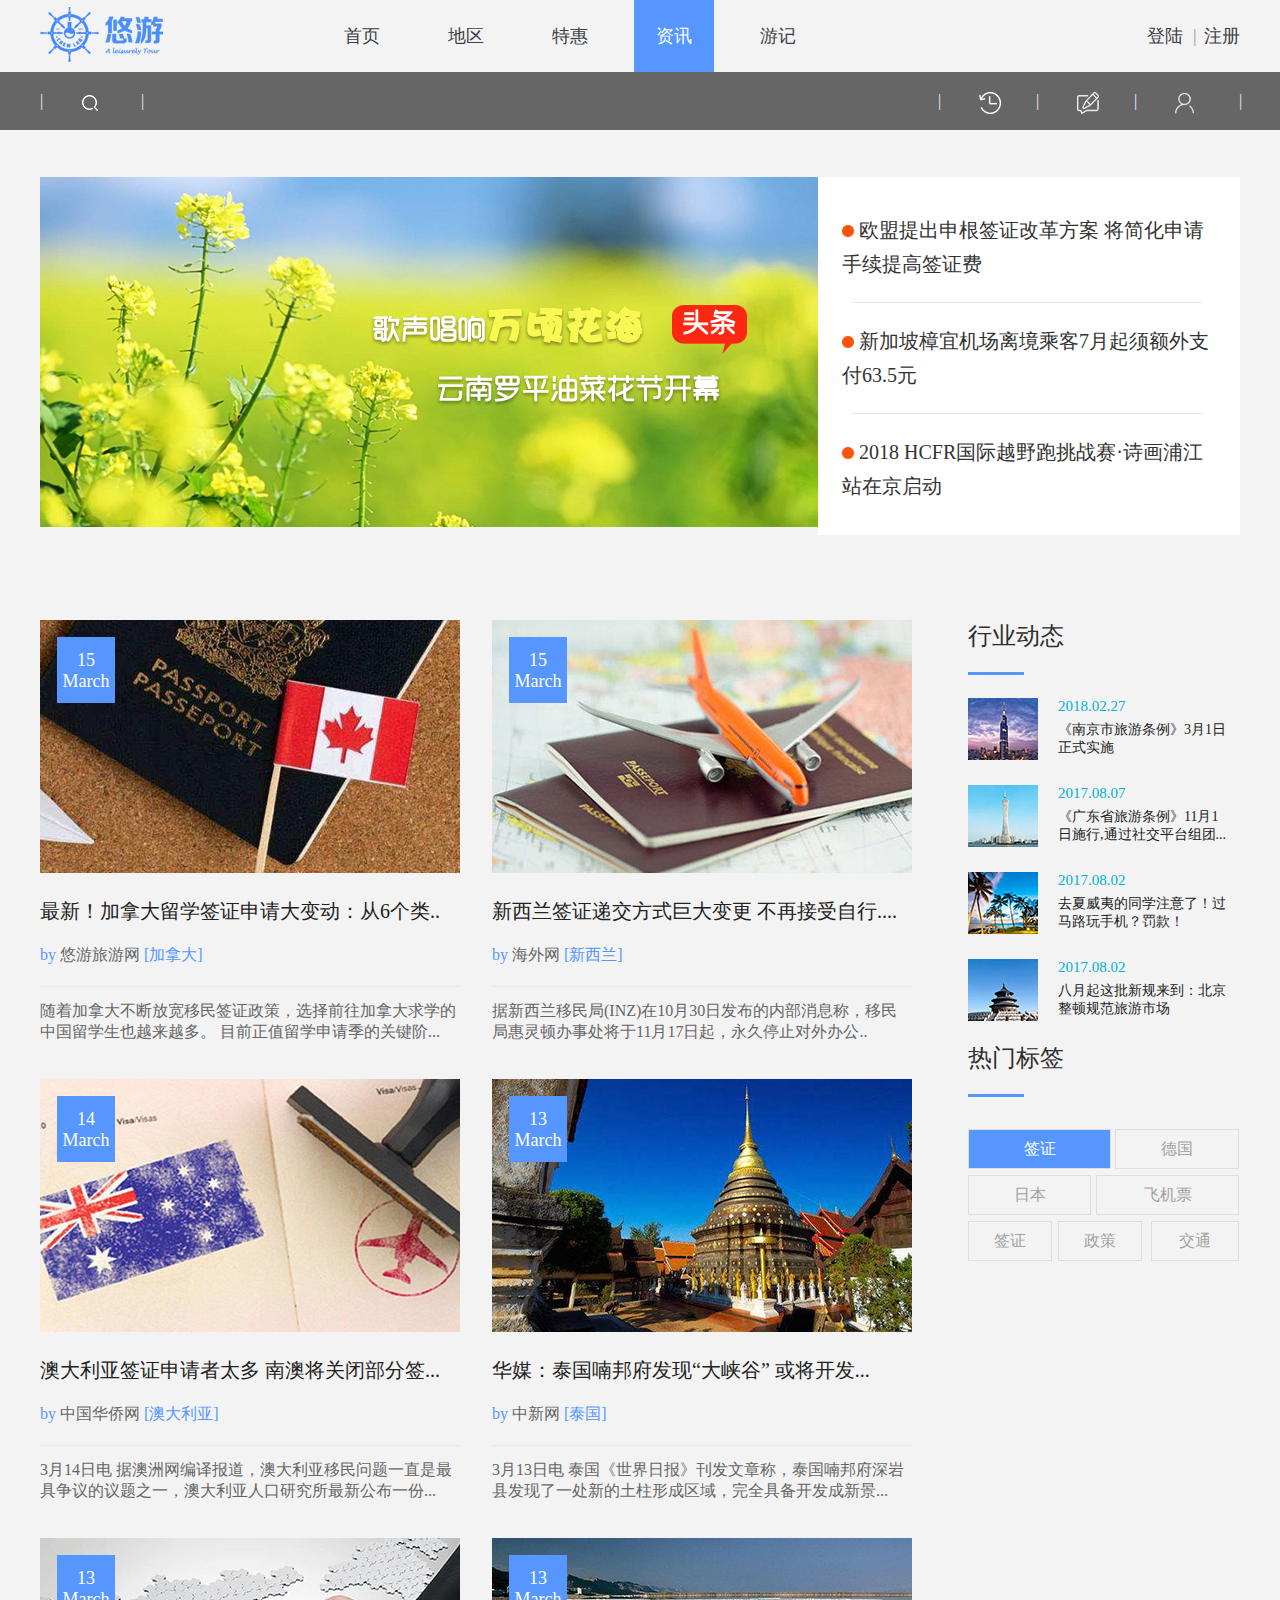
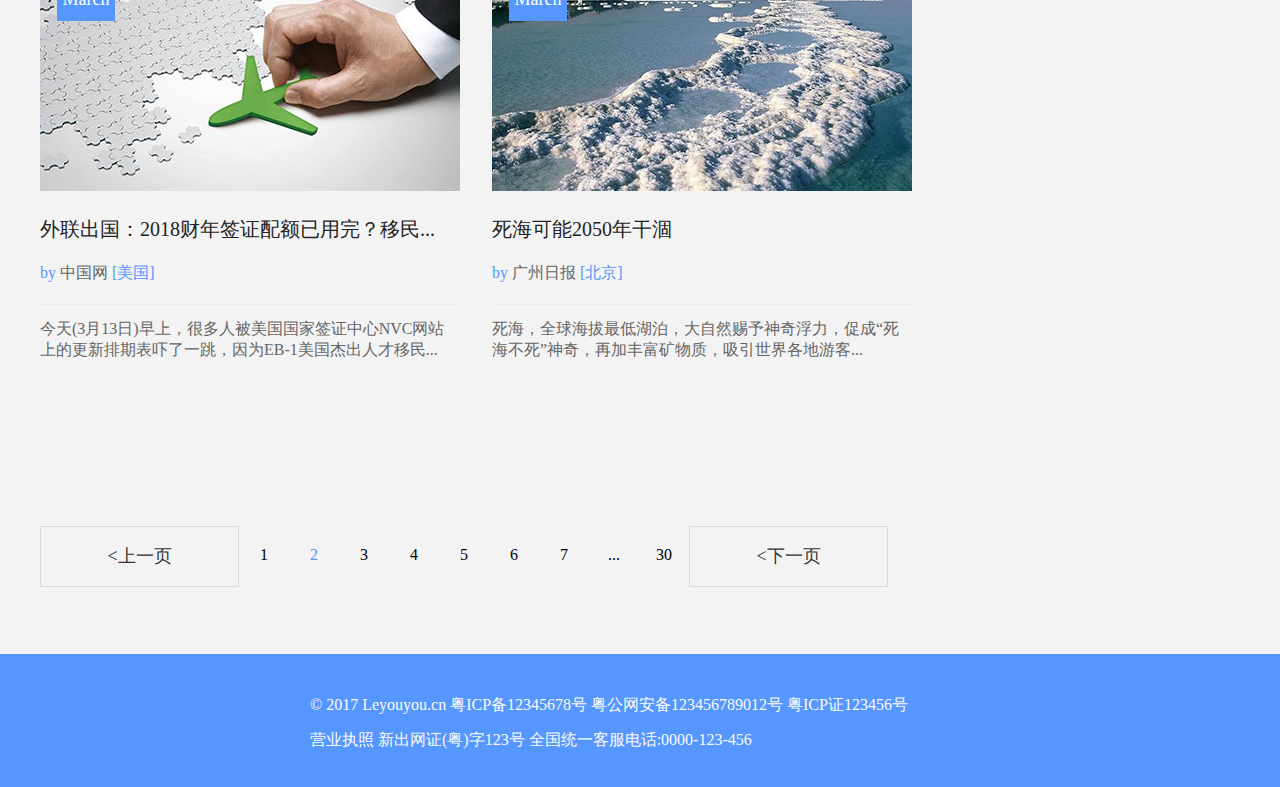
<file: Htmls/资讯页面.html>
<!DOCTYPE html>
<html>

<head>
    <meta charset="UTF-8">
    <title>悠游-资讯部分</title>
    <link rel="stylesheet" href="../css/资讯.css">
    <style>
        
    </style>
</head>

<body>
    <!-- 顶部导航 -->
    <div class="wrap w1200">
        <div class="logo fl">
            <img src="../imgs/logo.png">
            <img src="../imgs/brand.png">
        </div>
        <ul class="nav fl">
            <a href="../index.html"><li>首页</li></a>
            <a href="./地区部分.html"><li>地区</li></a>
            <a href="./特惠页面.html"><li>特惠</li></a>
            <li class="act">资讯</li>
            <a href="./游记部分.html"><li>游记</li></a>
            <div class="clear"></div>
        </ul>
        <div class="register fr">
            <div class="fl"><a href="../悠游登录界面/index.html" target="_blank">登陆</a></div>
            <div class="line fl">|</div>
            <div class="fr"><a href="../悠游注册界面/index.html" target="_blank">注册</a></div>
            <div class="clear"></div>
        </div>
        <div class="clear"></div>
    </div>
    <!-- 功能栏 -->
    <div class="function">
        <div class="w1200">
            <div class="left fl">
                <div class="line fl">|</div>
                <div class="search fl"><img src="../imgs/search.png"></div>
                <div class="line fr">|</div>
                <div class="clear"></div>
            </div>
            <div class="right fr">
                <div class="line fl">|</div>
                <div class="clock fl"><img src="../imgs/clock.png"></div>
                <div class="line fl">|</div>
                <div class="note fl"><img src="../imgs/note.png"></div>
                <div class="line fl">|</div>
                <div class="person fl"><img src="../imgs/person.png"></div>
                <div class="line fr">|</div>
                <div class="clear"></div>
            </div>
            <div class="clear"></div>
        </div>
    </div>
    <!-- banner -->
    <div class="banner w1200">
        <div class="left fl">
            <div>
                <div class="fl"><img src="../imgs/banner-word.png"></div>
                <div class="bg fl"><img src="../imgs/headline.png"></div>
                <div class="clear"></div>
            </div>
            <div class="word"><img src="../imgs/banner-word1.png"></div>
        </div>
        <div class="right fr">
            <div class="news"><img src="../imgs/point.png"> 欧盟提出申根签证改革方案 将简化申请
                手续提高签证费</div>
            <div class="line"></div>
            <div class="news"><img src="../imgs/point.png"> 新加坡樟宜机场离境乘客7月起须额外支
                付63.5元</div>
            <div class="line"></div>
            <div class="news"><img src="../imgs/point.png"> 2018 HCFR国际越野跑挑战赛·诗画浦江
                站在京启动</div>
        </div>
        <div class="clear"></div>
    </div>
    <!-- 信息 -->
    <div class="main_news w1200">
        <div class="main_list fl">
            <div class="list">
                <div class="list_left fl">
                    <div class="time" style="background: url(../imgs/Canada.jpg);">
                        <p>15 <br> March</p>
                    </div>
                    <div class="tit">最新！加拿大留学签证申请大变动：从6个类..</div>
                    <div class="by">
                        <span class="spe">by</span>
                        <span>悠游旅游网</span>
                        <span class="spe">[加拿大]</span>
                    </div>
                    <div class="line"></div>
                    <div class="text">随着加拿大不断放宽移民签证政策，选择前往加拿大求学的中国留学生也越来越多。 目前正值留学申请季的关键阶...</div>
                </div>
                <div class="list_right fr">
                    <div class="time" style="background: url(../imgs/Newzealand.jpg);">
                        <p>15 <br> March</p>
                    </div>
                    <div class="tit">新西兰签证递交方式巨大变更 不再接受自行....</div>
                    <div class="by">
                        <span class="spe">by</span>
                        <span>海外网</span>
                        <span class="spe">[新西兰]</span>
                    </div>
                    <div class="line"></div>
                    <div class="text">据新西兰移民局(INZ)在10月30日发布的内部消息称，移民局惠灵顿办事处将于11月17日起，永久停止对外办公.. </div>
                </div>
                <div class="clear"></div>
            </div>
            <div class="list">
                <div class="list_left fl">
                    <div class="time" style="background: url(../imgs/Australia.jpg);">
                        <p>14 <br> March</p>
                    </div>
                    <div class="tit">澳大利亚签证申请者太多 南澳将关闭部分签...</div>
                    <div class="by">
                        <span class="spe">by</span>
                        <span>中国华侨网</span>
                        <span class="spe">[澳大利亚]</span>
                    </div>
                    <div class="line"></div>
                    <div class="text">3月14日电 据澳洲网编译报道，澳大利亚移民问题一直是最具争议的议题之一，澳大利亚人口研究所最新公布一份...</div>
                </div>
                <div class="list_right fr">
                    <div class="time" style="background: url(../imgs/Thailand.jpg);">
                        <p>13 <br> March</p>
                    </div>
                    <div class="tit">华媒：泰国喃邦府发现“大峡谷” 或将开发...</div>
                    <div class="by">
                        <span class="spe">by</span>
                        <span>中新网</span>
                        <span class="spe">[泰国]</span>
                    </div>
                    <div class="line"></div>
                    <div class="text">3月13日电 泰国《世界日报》刊发文章称，泰国喃邦府深岩县发现了一处新的土柱形成区域，完全具备开发成新景...</div>
                </div>
                <div class="clear"></div>
            </div>
            <div class="list">
                <div class="list_left fl">
                    <div class="time" style="background: url(../imgs/United\ States.jpg);">
                        <p>13 <br> March</p>
                    </div>
                    <div class="tit">外联出国：2018财年签证配额已用完？移民...</div>
                    <div class="by">
                        <span class="spe">by</span>
                        <span>中国网</span>
                        <span class="spe">[美国]</span>
                    </div>
                    <div class="line"></div>
                    <div class="text">今天(3月13日)早上，很多人被美国国家签证中心NVC网站上的更新排期表吓了一跳，因为EB-1美国杰出人才移民...</div>
                </div>
                <div class="list_right fr">
                    <div class="time" style="background: url(../imgs/Beijing.jpg);">
                        <p>13 <br> March</p>
                    </div>
                    <div class="tit">死海可能2050年干涸</div>
                    <div class="by">
                        <span class="spe">by</span>
                        <span>广州日报</span>
                        <span class="spe">[北京]</span>
                    </div>
                    <div class="line"></div>
                    <div class="text">死海，全球海拔最低湖泊，大自然赐予神奇浮力，促成“死海不死”神奇，再加丰富矿物质，吸引世界各地游客...</div>
                </div>
                <div class="clear"></div>
            </div>
        </div>
        <div class="second_list fr">
            <div class="dynamic">
                <p>行业动态</p>
                <div class="line"></div>
                <div class="list">
                    <div class="fl"><img src="../imgs/nanjing.jpg"></div>
                    <div class="fr">
                        <div class="time">2018.02.27</div>
                        <div class="info">《南京市旅游条例》3月1日正式实施</div>
                    </div>
                    <div class="clear"></div>
                </div>
                <div class="list">
                    <div class="fl"><img src="../imgs/guangdong.jpg"></div>
                    <div class="fr">
                        <div class="time">2017.08.07</div>
                        <div class="info">《广东省旅游条例》11月1日施行,通过社交平台组团...</div>
                    </div>
                    <div class="clear"></div>
                </div>
                <div class="list">
                    <div class="fl"><img src="../imgs/Hawaii.jpg"></div>
                    <div class="fr">
                        <div class="time">2017.08.02</div>
                        <div class="info">去夏威夷的同学注意了！过马路玩手机？罚款！</div>
                    </div>
                    <div class="clear"></div>
                </div>
                <div class="list">
                    <div class="fl"><img src="../imgs/bei.jpg"></div>
                    <div class="fr">
                        <div class="time">2017.08.02</div>
                        <div class="info">八月起这批新规来到：北京整顿规范旅游市场</div>
                    </div>
                    <div class="clear"></div>
                </div>
            </div>
            <div class="hot">
                <p>热门标签</p>
                <div class="line"></div>
                <div class="label">
                    <div class="row one">
                        <div class="fl">签证</div>
                        <div class="fr">德国</div>
                        <div class="clear"></div>
                    </div>
                    <div class="row two">
                        <div class="fl">日本</div>
                        <div class="fr">飞机票</div>
                        <div class="clear"></div>
                    </div>
                    <div class="row three">
                        <div class="fl">签证</div>
                        <div class="fl">政策</div>
                        <div class="fr">交通</div>
                        <div class="clear"></div>
                    </div>
                </div>
            </div>
        </div>
        <div class="clear"></div>
    </div>
    <!-- 页码 -->
    <div class="page w1200">
        <div class="change fl">
            &lt;上一页
        </div>
        <ul class="num fl">
            <li>1</li>
            <li class="act">2</li>
            <li>3</li>
            <li>4</li>
            <li>5</li>
            <li>6</li>
            <li>7</li>
            <li>...</li>
            <li>30</li>
            <div class="clear"></div>
        </ul>
        <div class="change fl">
            &lt;下一页
        </div>
        <div class="clear"></div>
    </div>
    <!-- 底部 -->
    <div class="bottom">
        <div class="info">
            ©&nbsp;2017&nbsp;Leyouyou.cn&nbsp;粤ICP备12345678号&nbsp;粤公网安备123456789012号&nbsp;粤ICP证123456号 <br>
            营业执照 新出网证(粤)字123号&nbsp;全国统一客服电话:0000-123-456
        </div>
    </div>
</body>

</html>
</file>
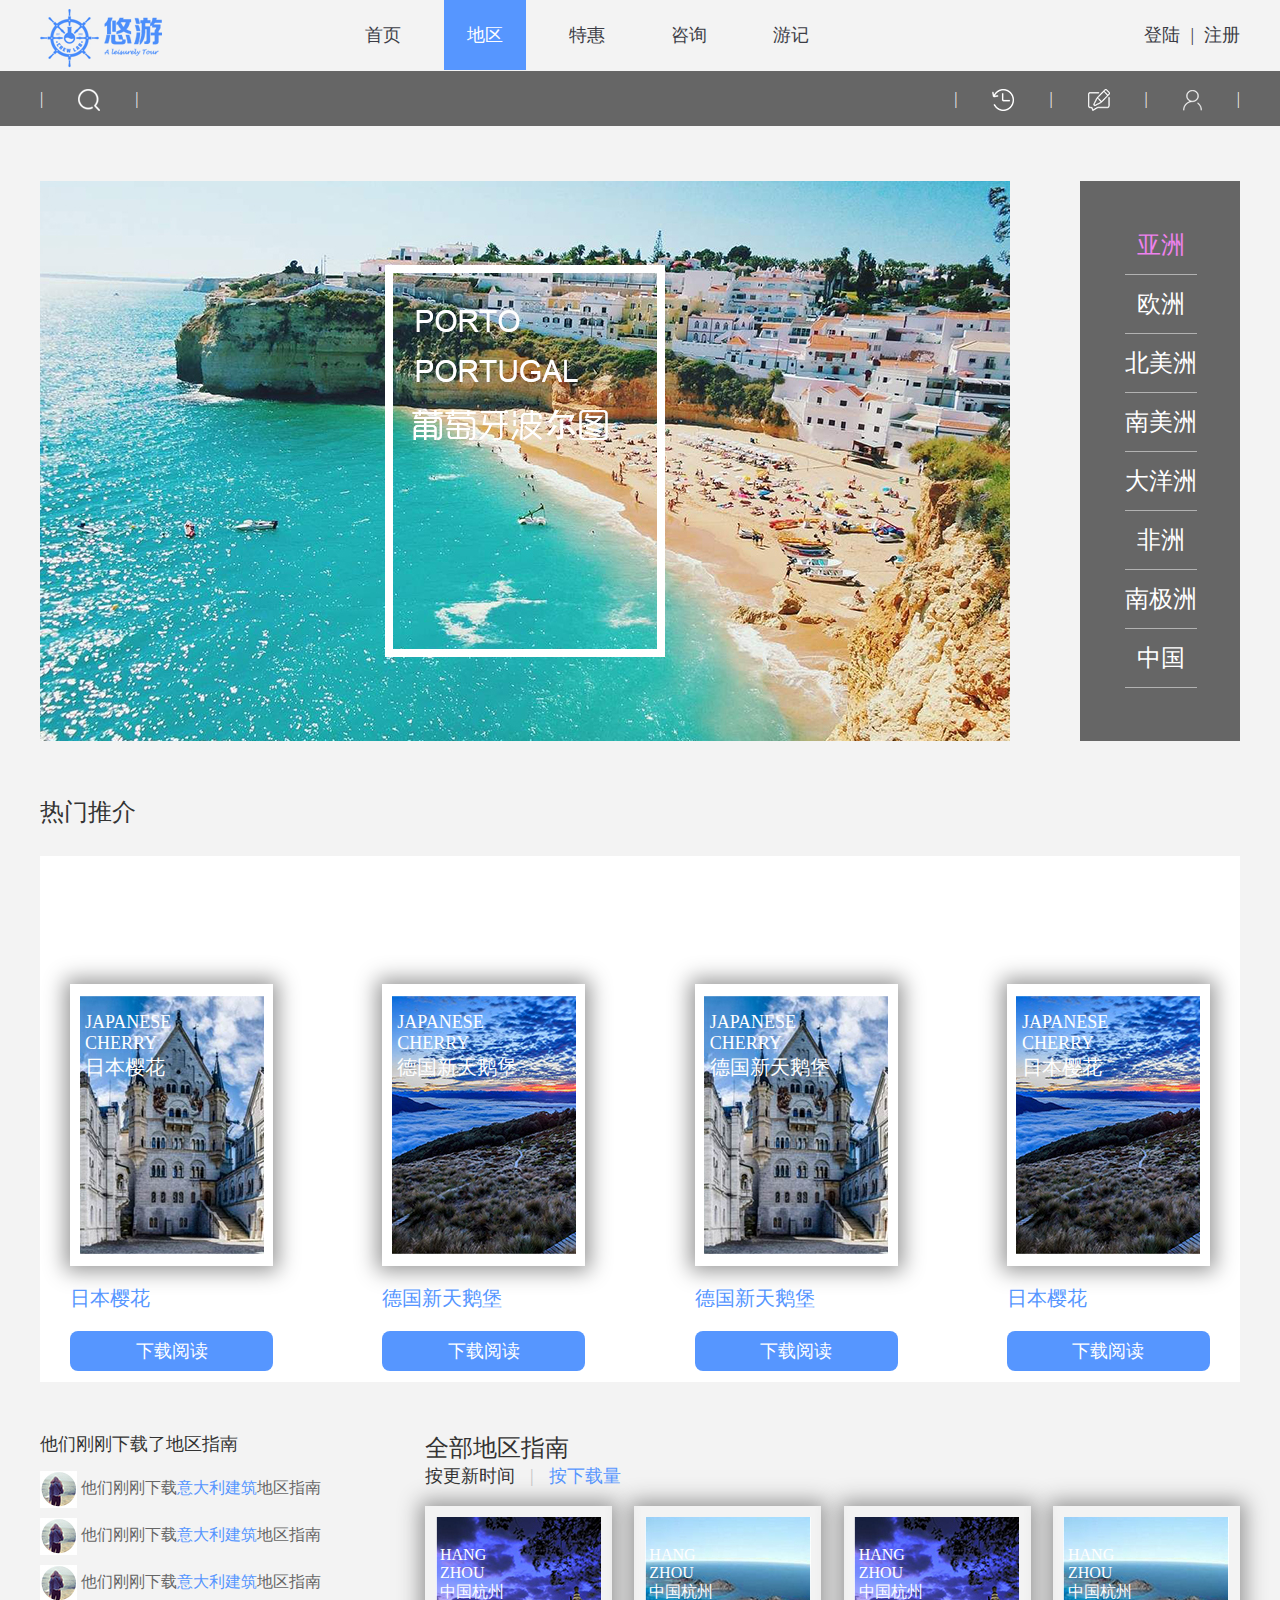
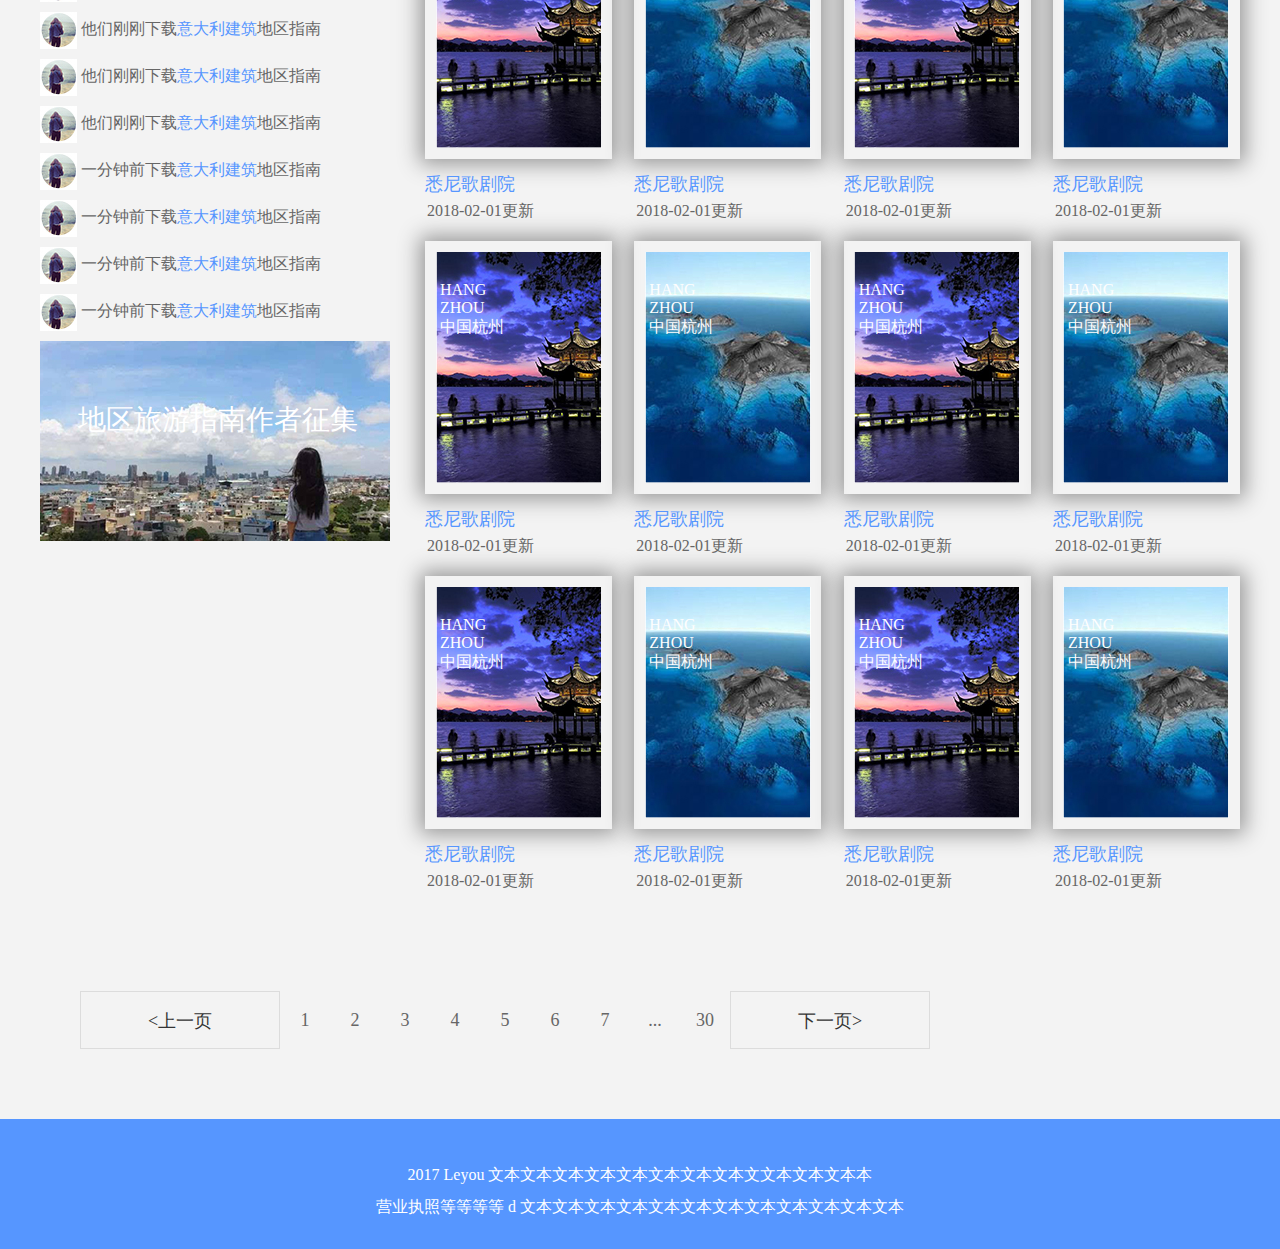
<file: 悠游地区部分/地区.html>
<!DOCTYPE html>
<html lang="en">
<head>
    <meta charset="UTF-8">
    <meta http-equiv="X-UA-Compatible" content="IE=edge">
    <meta name="viewport" content="width=device-width, initial-scale=1.0">
    <title>Document</title>
    <link rel="stylesheet" href="css/index.css">
    <script src="js/选项卡.js"></script>
</head>
<body>
    <!-- 头部 -->
    <div class="header w">
        <div class="logo_part fl">
            <img src="imgs/logo.png" class="logo">
            <img src="imgs/logotext.png">
        </div>
        <ul class="fl">
            <li>
                <a href="../index.html">首页</a>
            </li>
            <li class="active">
                <a href="#"  class="act">地区</a>
            </li>
            <li>
                <a href="../Htmls/特惠页面.html">特惠</a>
            </li>
            <li>
                <a href="../Htmls/资讯页面.html">咨询</a>
            </li>
            <li>
                <a href="../Htmls/游记部分.html">游记</a>
            </li>
        </ul>
        <div class="download_part fr"><span>登陆</span><span class="line">|</span><span>注册</span></div>
        <div class="clear"></div>
    </div>
    <!-- 头部列表 -->
    <div class="header_list">
        <div class="w">
            <ul class="fl">
                <li>|</li>
                <li><img src="imgs/fangdajing.png" alt=""></li>
                <li>|</li>
            </ul>
            <ul class="fr">
                <li>|</li>
                <li><img src="imgs/jilu.png" alt=""></li>
                <li>|</li>
                <li><img src="imgs/dianping.png" alt=""></li>
                <li>|</li>
                <li><img src="imgs/yonghu.png" alt=""></li>
                <li>|</li>
            </ul>
            <div class="clear"></div>
        </div>
    </div>
    <!-- banner -->
    <div class="banner w">
        <div class="fl active "><img src="imgs/banner.jpg" ></div>
        <div class="fl"><img src="imgs/2.webp.jpg" ></div>
        <div class="fl"><img src="imgs/3.jpg" ></div>
        <div class="fl"><img src="imgs/4.webp.jpg" ></div>
        <div class="fl"><img src="imgs/5.webp.jpg" ></div>
        <div class="fl"><img src="imgs/6.webp.jpg" ></div>
        <div class="fl"><img src="imgs/7.webp.jpg" ></div>
        <div class="fl"><img src="imgs/8.webp.jpg" ></div>
        <ul class="fr">
            <li><a href="#" class="add">亚洲</a></li>
            <li><a href="#">欧洲</a></li>
            <li><a href="#">北美洲</a></li>
            <li><a href="#">南美洲</a></li>
            <li><a href="#">大洋洲</a></li>
            <li><a href="#">非洲</a></li>
            <li><a href="#">南极洲</a></li>
            <li><a href="#">中国</a></li>
        </ul>
        <div class="clear"></div>
    </div>
    <!-- 热门推介 -->
    <div class="hot w">
        <div class="hot_hd">热门推介</div>
        <div class="hot_pic">
            <div class="list">
                <div class="lis">
                    <div class="pic">JAPANESE<br />CHERRY<br /><span>日本樱花</span></div>
                    <p>日本樱花</p>
                    <div class="dl">下载阅读</div>
                </div>
                <div class="lis">
                    <div class="pic">JAPANESE<br />CHERRY<br /><span>德国新天鹅堡</span></div>
                    <p>德国新天鹅堡</p>
                    <div class="dl">下载阅读</div>
                </div>
                <div class="lis">
                    <div class="pic">JAPANESE<br />CHERRY<br /><span>德国新天鹅堡</span></div>
                    <p>德国新天鹅堡</p>
                    <div class="dl">下载阅读</div>
                </div>
                <div class="lis">
                    <div class="pic">JAPANESE<br />CHERRY<br /><span>日本樱花</span></div>
                    <p>日本樱花</p>
                    <div class="dl">下载阅读</div>
                </div>
            </div>
        </div>
    </div>
    <!-- 所有地区 -->
    <div class="all_area w">
        <div class="fl">
            <p>他们刚刚下载了地区指南</p>
            <div class="dl">
                <img src="imgs/head.jpg" alt="">
                <span>他们刚刚下载<span class="blue">意大利建筑</span>地区指南</span>
            </div>
            <div class="dl">
                <img src="imgs/head.jpg" alt="">
                <span>他们刚刚下载<span class="blue">意大利建筑</span>地区指南</span>
            </div>
            <div class="dl">
                <img src="imgs/head.jpg" alt="">
                <span>他们刚刚下载<span class="blue">意大利建筑</span>地区指南</span>
            </div>
            <div class="dl">
                <img src="imgs/head.jpg" alt="">
                <span>他们刚刚下载<span class="blue">意大利建筑</span>地区指南</span>
            </div>
            <div class="dl">
                <img src="imgs/head.jpg" alt="">
                <span>他们刚刚下载<span class="blue">意大利建筑</span>地区指南</span>
            </div>
            <div class="dl">
                <img src="imgs/head.jpg" alt="">
                <span>他们刚刚下载<span class="blue">意大利建筑</span>地区指南</span>
            </div>
            <div class="dl">
                <img src="imgs/head.jpg" alt="">
                <span>一分钟前下载<span class="blue">意大利建筑</span>地区指南</span>
            </div>
            <div class="dl">
                <img src="imgs/head.jpg" alt="">
                <span>一分钟前下载<span class="blue">意大利建筑</span>地区指南</span>
            </div>
            <div class="dl">
                <img src="imgs/head.jpg" alt="">
                <span>一分钟前下载<span class="blue">意大利建筑</span>地区指南</span>
            </div>
            <div class="dl">
                <img src="imgs/head.jpg" alt="">
                <span>一分钟前下载<span class="blue">意大利建筑</span>地区指南</span>
            </div>
            <div class="photo">地区旅游指南作者征集</div>
        </div>
        <div class="fr">
            <div class="all">
                <h1>全部地区指南</h1>
                <p>按更新时间<span class="line">|</span><span class="blue">按下载量</span></p>
                <div class="flex">
                    <div class="item">
                        <div class="pic">HANG<br />ZHOU<br />中国杭州</div>
                        <div class="text">
                            <h1>悉尼歌剧院</h1>
                            <p>2018-02-01更新</p>
                        </div>
                    </div>
                    <div class="item">
                        <div class="pic">HANG<br />ZHOU<br />中国杭州</div>
                        <div class="text">
                            <h1>悉尼歌剧院</h1>
                            <p>2018-02-01更新</p>
                        </div>
                    </div>
                    <div class="item">
                        <div class="pic">HANG<br />ZHOU<br />中国杭州</div>
                        <div class="text">
                            <h1>悉尼歌剧院</h1>
                            <p>2018-02-01更新</p>
                        </div>
                    </div>
                    <div class="item">
                        <div class="pic">HANG<br />ZHOU<br />中国杭州</div>
                        <div class="text">
                            <h1>悉尼歌剧院</h1>
                            <p>2018-02-01更新</p>
                        </div>
                    </div>
                    <div class="item">
                        <div class="pic">HANG<br />ZHOU<br />中国杭州</div>
                        <div class="text">
                            <h1>悉尼歌剧院</h1>
                            <p>2018-02-01更新</p>
                        </div>
                    </div>
                    <div class="item">
                        <div class="pic">HANG<br />ZHOU<br />中国杭州</div>
                        <div class="text">
                            <h1>悉尼歌剧院</h1>
                            <p>2018-02-01更新</p>
                        </div>
                    </div>
                    <div class="item">
                        <div class="pic">HANG<br />ZHOU<br />中国杭州</div>
                        <div class="text">
                            <h1>悉尼歌剧院</h1>
                            <p>2018-02-01更新</p>
                        </div>
                    </div>
                    <div class="item">
                        <div class="pic">HANG<br />ZHOU<br />中国杭州</div>
                        <div class="text">
                            <h1>悉尼歌剧院</h1>
                            <p>2018-02-01更新</p>
                        </div>
                    </div>
                    <div class="item">
                        <div class="pic">HANG<br />ZHOU<br />中国杭州</div>
                        <div class="text">
                            <h1>悉尼歌剧院</h1>
                            <p>2018-02-01更新</p>
                        </div>
                    </div>
                    <div class="item">
                        <div class="pic">HANG<br />ZHOU<br />中国杭州</div>
                        <div class="text">
                            <h1>悉尼歌剧院</h1>
                            <p>2018-02-01更新</p>
                        </div>
                    </div>
                    <div class="item">
                        <div class="pic">HANG<br />ZHOU<br />中国杭州</div>
                        <div class="text">
                            <h1>悉尼歌剧院</h1>
                            <p>2018-02-01更新</p>
                        </div>
                    </div>
                    <div class="item">
                        <div class="pic">HANG<br />ZHOU<br />中国杭州</div>
                        <div class="text">
                            <h1>悉尼歌剧院</h1>
                            <p>2018-02-01更新</p>
                        </div>
                    </div>
                </div>
            </div>
        </div>
        <div class="clear"></div>
    </div>
    <!-- 翻页列表 -->
    <ul class="list w fr">
        <li class="first">&lt;上一页</li>
        <li>1</li>
        <li>2</li>
        <li>3</li>
        <li>4</li>
        <li>5</li>
        <li>6</li>
        <li>7</li>
        <li>...</li>
        <li>30</li>
        <li class="last">下一页&gt;</li>
        <div class="clear"></div>
    </ul>
    <div class="clear"></div>
     <!-- footer -->
     <div class="footer">
        <div class="text">
            <p>2017 Leyou 文本文本文本文本文本文本文本文本文文本文本文本本</p>
            <p>营业执照等等等等 d 文本文本文本文本文本文本文本文本文本文本文本文本</p>
        </div>
    </div>
</body>
</html>
</file>
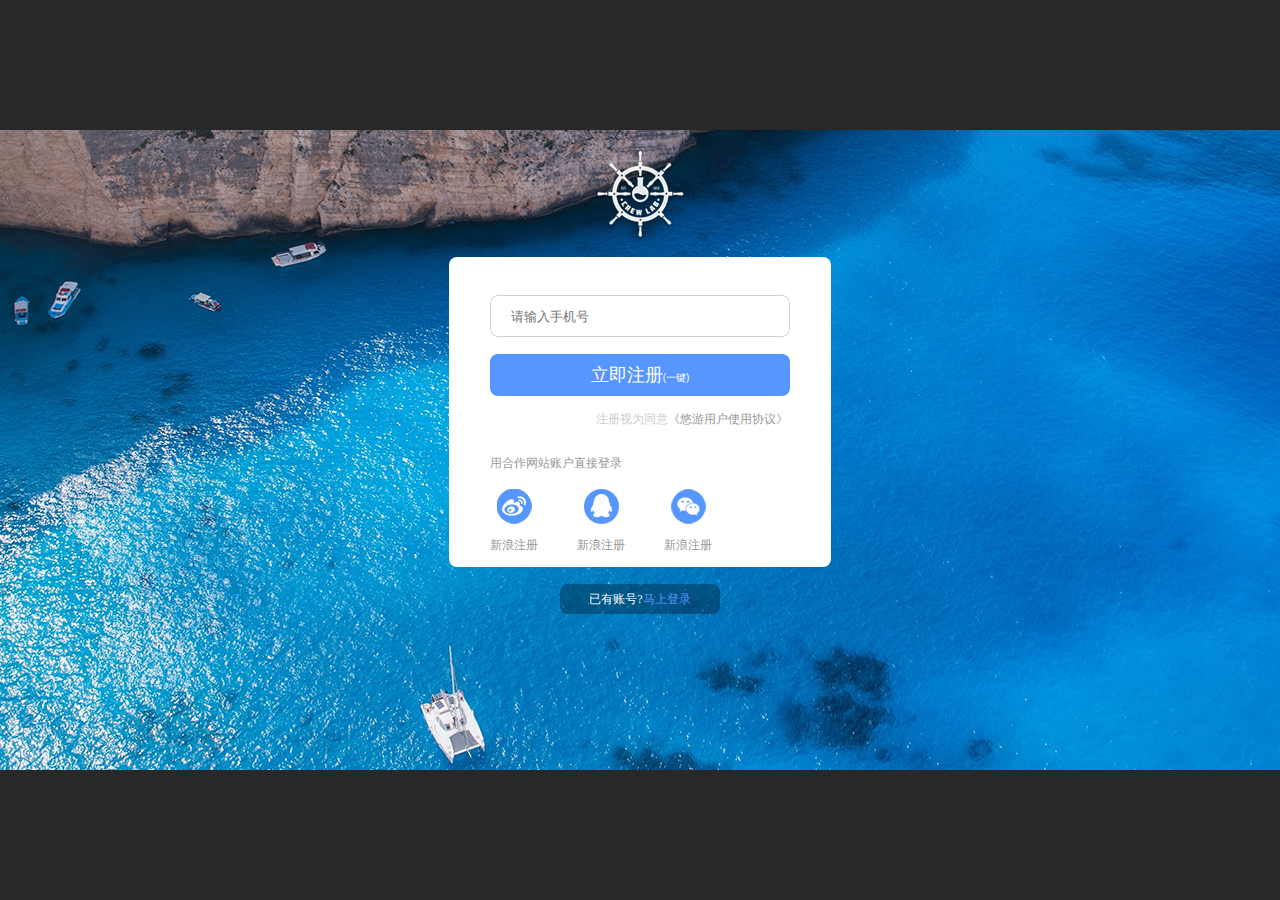
<file: 悠游注册界面/注册.html>
<!DOCTYPE html>
<html lang="en">
<head>
    <meta charset="UTF-8">
    <meta http-equiv="X-UA-Compatible" content="IE=edge">
    <meta name="viewport" content="width=device-width, initial-scale=1.0">
    <title>Document</title>
    <link rel="stylesheet" href="css/index.css">
    <script src="../js/注册.js"></script>
</head>
<body>
    <div class="background">
        <div class="logon">
            <div class="logo"><img src="imgs/logo.png" alt=""></div>
            <div class="form">
                <input  type="text" placeholder="请输入手机号" name="number" class="tel">
                <button class="btn">立即注册<span style="font-size: 10px;">(一键)</span></button>
                <p class="agree">注册视为同意<a href="#">《悠游用户使用协议》</a></p>
                <div class="platfotm">
                    <p>用合作网站账户直接登录</p>
                    <ul>
                        <li>
                            <img src="imgs/xinlang.jpg" alt="">
                            <div>新浪注册</div>
                        </li>
                        <li>
                            <img src="imgs/QQ.jpg" alt="">
                            <div>新浪注册</div>
                        </li>
                        <li>
                            <img src="imgs/wechat.jpg" alt="">
                            <div>新浪注册</div>
                        </li>
                        <div class="clear"></div>
                    </ul>
                </div>
            </div>
            <div class="account">已有账号?<span>马上登录</span></div>
        </div>
    </div>
</body>
</html>
</file>
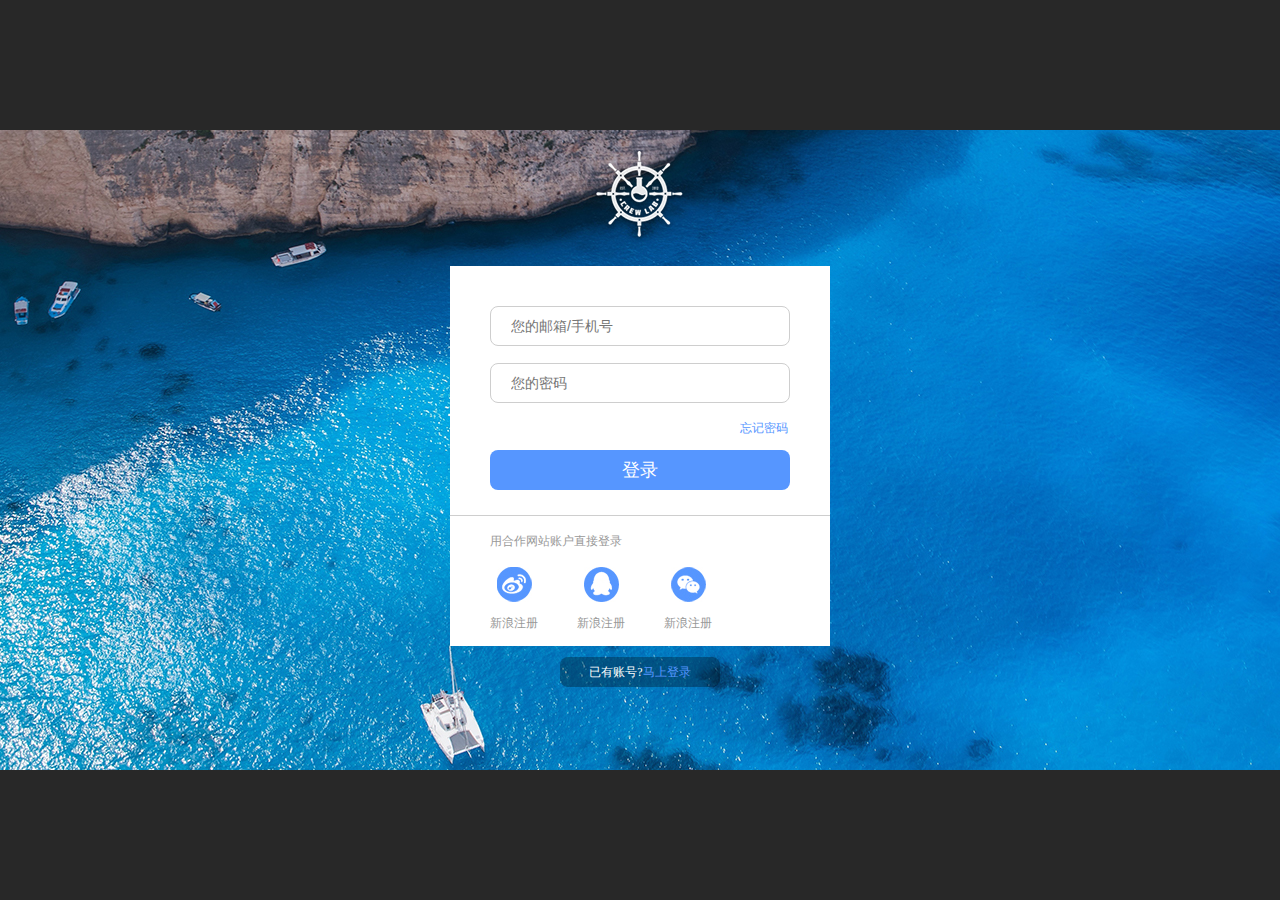
<file: 悠游登录界面/登陆.html>
<!DOCTYPE html>
<html lang="en">
<head>
    <meta charset="UTF-8">
    <meta http-equiv="X-UA-Compatible" content="IE=edge">
    <meta name="viewport" content="width=device-width, initial-scale=1.0">
    <title>Document</title>
    <link rel="stylesheet" href="css/index.css">
</head>
<body>
    <div class="background">
        <div class="container">
            <div class="logo"><img src="imgs/logo.png" alt=""></div>
            <div class="white_bg">
                <div class="download">
                    <input type="text" name="number" placeholder="您的邮箱/手机号" id="user_account">
                    <input type="password" name="password" placeholder="您的密码" id="psd">
                    <a href="#">忘记密码</a>
                    <button>登录</button>
                </div>
                <div class="other_dl">
                    <p>用合作网站账户直接登录</p>
                    <ul>
                        <li>
                            <img src="imgs/xinlang.jpg" alt="">
                            <div>新浪注册</div>
                        </li>
                        <li>
                            <img src="imgs/QQ.jpg" alt="">
                            <div>新浪注册</div>
                        </li>
                        <li>
                            <img src="imgs/wechat.jpg" alt="">
                            <div>新浪注册</div>
                        </li>
                        <div class="clear"></div>
                    </ul>
                </div>
            </div>
            <div class="account">已有账号?<span>马上登录</span></div>
        </div>
    </div>
</body>
</html>
</file>
<file: css/地区部分.css>
* {
    margin: 0;
    padding: 0;
}

body {
    background-color: #f3f3f3;
}

.w1200 {
    width: 1200px;
    margin: auto;
}

.fl {
    float: left;
}

.fr {
    float: right;
}

.clear {
    clear: both;
}

.wrap {
    font-size: 18px;
}

.wrap .logo img {
    margin-top: 7px;
    vertical-align: middle;
}

.wrap .nav li {
    list-style: none;
    float: left;
    width: 80px;
    height: 72px;
    line-height: 72px;
    text-align: center;
    margin-right: 24px;
}

.wrap .nav {
    margin-left: 159px;
}

a {
    text-decoration: none;
    color: #3c3d46;
}

.wrap .act {
    color: #fefeff !important;
    background-color: #5696ff;
}

.wrap .nav li:hover {
    background-color: #5696ff;
}

.wrap .register {
    line-height: 72px;
}

.wrap .register .line {
    width: 1px;
    height: 14px;
    color: #999999;
    margin: 0 10px;
}

.function {
    height: 58px;
    background-color: #666666;
}

.function .left {
    width: 102px;
    height: 58px;
    line-height: 58px;
}

.function .line {
    width: 1px;
    height: 10px;
    color: #f3f1f1;
}

.function .left .search {
    margin-left: 41px;
    margin-top: 5px;
}

.function .right {
    width: 302px;
    height: 58px;
    line-height: 58px;
}

.function .right .clock,
.note,
.person {
    margin-left: 40px;
    margin-right: 35px;
    margin-top: 8px;
}

.banner {
    margin-top: 56px;
}

.banner .nav {
    width: 72px;
    height: 524px;
    padding: 36px 44px 0;
    background-color: #666666;
}

.banner .nav li {
    list-style: none;
    font-size: 24px;
    color: #fff;
    text-align: center;
}

.banner .nav .line {
    width: 70px;
    height: 1px;
    background-color: #b2b2b2;
    margin: 17px 0;
}

.advice {
    margin-top: 55px;
}

.advice .title {
    font-size: 24px;
    color: #333333;
}

.advice .info {
    width: 1172px;
    height: 427px;
    border: #dcdcdc solid 1px;
    background-color: #fff;
    margin-top: 25px;
    padding: 47px 0 0 28px;
}

.advice .info .info_list {
    width: 202px;
    margin-right: 32px;
}

.advice .info .pic {
    width: 180px;
    height: 238px;
    border: #cccbcb 1px solid;
    box-shadow: #d1cfcf 5px 5px 20px 10px;
    font-size: 18px;
    color: #fefefe;
    line-height: 30px;
    padding: 44px 0 0 20px;
}

.advice .info_list .tit {
    margin-top: 18px;
    font-size: 20px;
    color: #5696ff;
}

.advice .info_list .download {
    font-size: 18px;
    color: #fff;
    text-align: center;
    width: 200px;
    line-height: 40px;
    background-color: #5696ff;
    border-radius: 4px;
    margin-top: 20px;
}

.guide {
    margin-top: 54px;
}

.guide a {
    text-decoration: none;
    color: #5696ff;
}

.guide .aside {
    width: 352px;
}

.guide .aside h3 {
    font-size: 18px;
    color: #333333;
    font-weight: 500;
}

.guide .aside .down {

    margin-top: 15px;
}

.guide .aside .one {
    margin-top: 20px;
}

.guide .aside .down .word {
    width: 304px;
    height: 37px;
    line-height: 37px;
    margin-left: 8px;
    font-size: 16px;
    color: #666666;
}

.guide .aside .ad {
    width: 318px;
    height: 134px;
    margin-top: 38px;
    background: url(../imgs/area-guide.jpg);
    font-size: 28px;
    color: #fff;
    padding-top: 62px;
    padding-left: 34px;
}

.area_guide {
    width: 812px;
}

.area_guide h3 {
    font-size: 24px;
    color: #333333;
    font-weight: 500;
}

.area_guide .second_title {
    font-size: 18px;
    color: #333333;
    margin-top: 22px;
}

.area_guide .guide_list {
    width: 813px;
    height: 312px;
    margin-top: 25px;
}

.area_guide .list {
    width: 184px;
    height: 312px;
    margin-right: 20px;
}

.guide_list .list .pic {
    width: 160px;
    height: 208px;
    border: #cccbcb 1px solid;
    box-shadow: #d1cfcf 5px 5px 20px 10px;
    font-size: 18px;
    color: #fefefe;
    line-height: 30px;
    padding: 44px 0 0 20px;
}

.guide_list .list .tit {
    margin-top: 14px;
}

.guide_list .list .time {
    margin-top: 8px;
    font-size: 16px;
    color: #666666;
}

.page {
    margin-top: 80px;
}

.change {
    width: 200px;
    height: 59px;
    border: 1px solid #dcdcdc;
    font-size: 18px;
    color: #333333;
    text-align: center;
    line-height: 59px;
}

.page .num li {
    width: 50px;
    line-height: 58px;
    list-style: none;
    float: left;
    text-align: center;
}

.page .num .act {
    color: #5696ff;
}

.page .num li:hover {
    color: #5696ff;
}

.bottom {
    height: 133px;
    margin-top: 67px;
    background-color: #5696ff;
}

.bottom .info {
    width: 660px;
    height: 100px;
    margin: auto;
    color: #fafafc;
    line-height: 35px;
    padding-top: 33px;
}
</file>
<file: css/游记.css>
* {
    margin: 0;
    padding: 0;
}

body {
    background-color: #f3f3f3;
}

.w1200 {
    width: 1200px;
    margin: auto;
}

.fl {
    float: left;
}

.fr {
    float: right;
}

.clear {
    clear: both;
}

.wrap {
    font-size: 18px;
    color: #3c3d46;
}

.wrap .logo img {
    margin-top: 7px;
    vertical-align: middle;
}

.wrap .nav li {
    list-style: none;
    float: left;
    width: 80px;
    height: 72px;
    line-height: 72px;
    text-align: center;
    margin-right: 24px;
}

.wrap .nav {
    margin-left: 159px;
}

a {
    text-decoration: none;
    color: #3c3d46;
}

.wrap .act {
    color: #fefeff !important;
    background-color: #5696ff;
}

.wrap .nav li:hover {
    background-color: #5696ff;
}

.wrap .register {
    line-height: 72px;
}

.wrap .register .line {
    width: 1px;
    height: 14px;
    color: #999999;
    margin: 0 10px;
}

.function {
    height: 58px;
    background-color: #666666;
}

.function .left {
    width: 102px;
    height: 58px;
    line-height: 58px;
}

.function .line {
    width: 1px;
    height: 10px;
    color: #f3f1f1;
}

.function .left .search {
    margin-left: 41px;
    margin-top: 5px;
}

.function .right {
    width: 302px;
    height: 58px;
    line-height: 58px;
}

.function .right .clock,
.note,
.person {
    margin-left: 40px;
    margin-right: 35px;
    margin-top: 8px;
}

.main {
    margin-top: 56px;
}

.main .aside {
    width: 356px;
}

.aside .article,
.aside .pic {
    width: 209px;
    height: 62px;
    line-height: 62px;
    border: 1px solid #dcdcdc;
    font-size: 26px;
    color: #5696ff;
    text-align: center;
    margin: 0 auto;
}

.aside .pic {
    margin-top: 44px;
}

.aside .line {
    width: 358px;
    height: 1px;
    margin-top: 56px;
    background-color: #dcdcdc;
}

.aside .place {
    height: 270px;
    border: 1px solid #dcdcdc;
    margin-bottom: 55px;
}

.aside .title {
    width: 305px;
    height: 87px;
    padding: 0 30px 0 23px;
}

.aside .place .tit {
    font-size: 20px;
    color: #333333;
    margin-top: 20px;

}

.aside .place .time {
    font-size: 12px;
    color: #666666;
    margin-top: 11px;
}

.aside .title .fr {
    margin-top: 20px;
}

.aside .little_place {
    height: 90px;
    margin-top: 40px;
}

.aside .little_place .word {
    margin-left: 20px;
    margin-top: 28px;
}

.aside .little_place .tit {
    font-size: 20px;
    color: #333333;
}

.aside .little_place .time {
    font-size: 12px;
    color: #666666;
    margin-top: 11px;
}

.aside .about {
    margin-top: 45px;
}

.aside .about h3 {
    font-size: 22px;
    color: #333333;
}

.aside .about p {
    margin-top: 23px;
    font-size: 16px;
    color: #666666;
    line-height: 30px;
}

.aside .more {
    margin-top: 30px;
    width: 122px;
    height: 52px;
    line-height: 52px;
    text-align: center;
    font-size: 14px;
    color: #333333;
    border: 1px solid #d1d0d0;
}

.block .record {
    width: 772px;
    height: 730px;
    background-color: #fff;
    border: 1px solid #dcdcdc;
    margin-bottom: 75px;
}

.block .record .title {
    width: 696px;
    height: 110px;
    border-bottom: 1px solid #dcdcdc;
    padding: 0 38px;
}

.block .record .title .china {
    font-size: 22px;
    color: #333333;
    margin-top: 30px;
}

.block .record .title .english {
    font-size: 12px;
    color: #999999;
    margin-top: 10px;
}

.block .record .title .fr {
    width: 178px;
    height: 110px;
    border-left: 1px solid #dcdcdc;
    font-size: 12px;
    position: relative;
}

.block .record .title .fr .time {
    color: #333333;
    margin-top: 30px;
    text-align: right;
}

.block .record .title .fr .Ben {
    color: #666666;
    margin-top: 20px;
    margin-left: 108px;
}

.block .record .title .fr img {
    position: absolute;
    right: 0;
    bottom: 20px;
}

.block .content {
    width: 698px;
    height: 563px;
    padding: 59px 37px 0;
}

.block .content .text {
    font-size: 16px;
    color: #666666;
    line-height: 28px;
    margin-top: 25px;
}

.block .content .continue {
    margin-top: 20px;
}

.block .content .continue .read {
    width: 110px;
    line-height: 50px;
    font-size: 14px;
    color: #333333;
    border: 1px solid #dcdcdc;
    text-align: center;
}

.block .content .continue .like {
    width: 290px;
    line-height: 50px;
    font-size: 18px;
    color: #999999;
}

.block .content .continue .like .line {
    width: 1px;
    height: 16px;
    line-height: 50px;
    background-color: #dcdcdc;
    margin: 16px 25px 0 23px;
}

.page {
    margin-top: 129px;
}

.change {
    width: 200px;
    height: 59px;
    border: 1px solid #dcdcdc;
    font-size: 18px;
    color: #333333;
    text-align: center;
    line-height: 59px;
}

.page .num li {
    width: 60px;
    line-height: 58px;
    list-style: none;
    float: left;
    text-align: center;
}

.page .num .act {
    color: #5696ff;
}

.page .num li:hover {
    color: #5696ff;
}

.bottom {
    height: 133px;
    margin-top: 67px;
    background-color: #5696ff;
}

.bottom .info {
    width: 660px;
    height: 100px;
    margin: auto;
    color: #fafafc;
    line-height: 35px;
    padding-top: 33px;
}
</file>
<file: css/特惠.css>
* {
    margin: 0;
    padding: 0;
}

.w1200 {
    width: 1200px;
    margin: auto;
}

.fl {
    float: left;
}

.fr {
    float: right;
}

.clear {
    clear: both;
}

.wrap {
    font-size: 18px;
    color: #3c3d46;
}

.wrap .logo img {
    margin-top: 7px;
    vertical-align: middle;
}

.wrap .nav li {
    list-style: none;
    float: left;
    width: 80px;
    height: 72px;
    line-height: 72px;
    text-align: center;
    margin-right: 24px;
}

.wrap .nav {
    margin-left: 159px;
}

a {
    text-decoration: none;
    color: #3c3d46;
}

.wrap .act {
    color: #fefeff !important;
    background-color: #5696ff;
}

.wrap .nav li:hover {
    background-color: #5696ff;
}

.wrap .register {
    line-height: 72px;
}

.wrap .register .line {
    width: 1px;
    height: 14px;
    color: #999999;
    margin: 0 10px;
}

.function {
    height: 58px;
    background-color: #666666;
}

.function .left {
    width: 102px;
    height: 58px;
    line-height: 58px;
}

.function .line {
    width: 1px;
    height: 10px;
    color: #f3f1f1;
}

.function .left .search {
    margin-left: 41px;
    margin-top: 5px;
}

.function .right {
    width: 302px;
    height: 58px;
    line-height: 58px;
}

.function .right .clock,
.note,
.person {
    margin-left: 40px;
    margin-right: 35px;
    margin-top: 8px;
}

.banner {
    height: 350px;
    background: url(../imgs/ticket.jpg);
    margin-top: 55px;
    overflow: hidden;
    position: relative;
}

.banner .ticket {
    width: 220px;
    height: 82px;
    background-color: #5696ff;
    padding: 0 25px;
    color: #fff;
    margin-top: 233px;
}

.banner .ticket .chinese {
    font-size: 45px;
    font-family: '[FZYANS_DAJW]';
    line-height: 82px;
}

.banner .ticket .english {
    font-size: 18px;
    margin-top: 18px;
    line-height: 25px;
}

.banner .info {
    width: 140px;
    height: 322px;
    padding: 28px 31px 0;
    position: absolute;
    right: 0;
    top: 0;
}

.banner .info .word {
    font-size: 33px;
    color: #fff;
    text-align: center;
}

.banner .info .word p {
    font-size: 15px;
}

.banner .code {
    text-align: center;
    margin-top: 29px;
}

.banner .info .go {
    width: 140px;
    height: 30px;
    line-height: 30px;
    background-color: #f3f3f3;
    border-radius: 4px;
    text-align: center;
    margin-top: 50px;
}

.arrow {
    text-align: center;
    margin: 16px 0;
}

.banner input {
    width: 92px;
    height: 12px;
    border-radius: 4px;
    padding: 9px;
}

.banner .search {
    position: relative;
}

.banner .search img {
    width: 32px;
    height: 32px;
    background-color: #5696ff;
    position: absolute;
    top: 1px;
    left: 113px;
}

.main_info {
    margin-top: 62px;
}

.main_info .fl .info {
    width: 862px;
    height: 210px;
    position: relative;
    margin-bottom: 102px;
}

.main_info .info .fr {
    width: 508px;
}

.main_info .info .fr a {
    font-size: 14px;
    color: #5696ff;
    text-indent: 2em;
}

.main_info .info .fr p {
    font-size: 22px;
    color: #333333;
    margin-top: 15px;
}

.main_info .info .fr .time {
    font-size: 16px;
    color: #666666;
    margin-top: 15px;
}

.main_info .info .fr .price {
    color: #eb4c4d;
    font-size: 35px;
    margin-top: 10px;
}

.main_info .info .fr .reserve {
    width: 140px;
    height: 50px;
    line-height: 50px;
    text-align: center;
    border: 1px solid #5696ff;
    color: #5696ff;
    font-size: 22px;
    position: absolute;
    right: 0;
    bottom: 0;
}

.main_info .fr .hot {
    width: 278px;
    height: 50px;
    line-height: 50px;
    border: 1px solid #5696ff;
    color: #282828;
    font-size: 16px;
    text-align: center;
}

.main_info .fr .hot_news {
    width: 272px;
    height: 72px;
    margin-top: 34px;
}

.main_info .fr .hot_news .word {
    width: 164px;
}

.main_info .fr .hot_news .word p {
    font-size: 13px;
    color: #333333;
}

.main_info .fr .hot_news .word .price {
    font-size: 14px;
    color: #eb4c4d;
    margin-top: 22px;
}

.main_info .fr .line {
    width: 278px;
    height: 1px;
    background-color: #e3e3e3;
    margin-top: 18px;
}

.page {
    margin-top: 129px;
}

.change {
    width: 197px;
    height: 59px;
    border: 1px solid #dcdcdc;
    font-size: 18px;
    color: #333333;
    text-align: center;
    line-height: 59px;
}

.page .num li {
    width: 50px;
    line-height: 58px;
    list-style: none;
    float: left;
    text-align: center;
}

.page .num .act {
    color: #5696ff;
}

.page .num li:hover {
    color: #5696ff;
}

.bottom {
    height: 133px;
    margin-top: 67px;
    background-color: #5696ff;
}

.bottom .info {
    width: 660px;
    height: 100px;
    margin: auto;
    color: #fafafc;
    line-height: 35px;
    padding-top: 33px;
}
</file>
<file: css/资讯.css>
* {
    margin: 0;
    padding: 0;
}

body {
    background-color: #f3f3f3;
}

.w1200 {
    width: 1200px;
    margin: auto;
}

.fl {
    float: left;
}

.fr {
    float: right;
}

.clear {
    clear: both;
}

.wrap {
    font-size: 18px;
}

.wrap .logo img {
    margin-top: 7px;
    vertical-align: middle;
}

.wrap .nav li {
    list-style: none;
    float: left;
    width: 80px;
    height: 72px;
    line-height: 72px;
    text-align: center;
    margin-right: 24px;
}

.wrap .nav {
    margin-left: 159px;
}
a{
    text-decoration: none;
    color: #3c3d46;
}
.wrap .act {
    color: #fefeff !important;
    background-color: #5696ff;
}

.wrap .nav li:hover {
    background-color: #5696ff;
}

.wrap .register {
    line-height: 72px;
}

.wrap .register .line {
    width: 1px;
    height: 14px;
    color: #999999;
    margin: 0 10px;
}

.function {
    height: 58px;
    background-color: #666666;
}

.function .left {
    width: 102px;
    height: 58px;
    line-height: 58px;
}

.function .line {
    width: 1px;
    height: 10px;
    color: #f3f1f1;
}

.function .left .search {
    margin-left: 41px;
    margin-top: 5px;
}

.function .right {
    width: 302px;
    height: 58px;
    line-height: 58px;
}

.function .right .clock,
.note,
.person {
    margin-left: 40px;
    margin-right: 35px;
    margin-top: 8px;
}

.banner {
    margin-top: 47px;
}

.banner .left {
    width: 448px;
    height: 222px;
    background: url(../imgs/zixun-banner.jpg) no-repeat;
    padding-left: 330px;
    padding-top: 128px;
}

.banner .left .bg {
    width: 75px;
    height: 49px;
    line-height: 49px;
    display: inline-block;
    margin-left: 26px;
    background: url(../imgs/form.png);
    text-align: center;
}

.banner .left .word {
    margin-left: 65px;
    margin-top: 20px;
}

.banner .right {
    width: 370px;
    height: 322px;
    padding: 36px 28px 0 24px;
    background-color: #fff;
}

.banner .right .news {
    font-size: 20px;
    color: #333333;
    line-height: 34px;
    text-align: left;
}

.banner .right .line {
    width: 351px;
    height: 1px;
    background-color: #e8e7e7;
    margin: 21px auto;
}

.main_news {
    margin-top: 85px;
}

.main_list {
    width: 872px;
    /* height: 405px; */
}

.main_list .list_left,
.main_list .list_right {
    width: 420px;
}

.main_list .list .time {
    width: 403px;
    height: 236px;
    font-size: 18px;
    color: #fff;
    padding-top: 17px;
    padding-left: 17px;
}

.main_list .list .time p {
    width: 58px;
    height: 53px;
    background-color: #5696ff;
    text-align: center;
    padding-top: 13px;
}

.main_list .list .tit {
    font-size: 20px;
    color: #222222;
    margin-top: 25px;
}

.main_list .list .by {
    font-size: 16px;
    color: #666666;
    margin: 20px 0;
}

.main_list .list .by .spe {
    color: #5696ff;
}

.main_list .list .line {
    width: 420px;
    height: 1px;
    background-color: #eaeaea;
    margin-bottom: 14px;
}

.main_list .list .text {
    font-size: 16px;
    color: #666666;
}

.main_list .list {
    margin-bottom: 36px;
}

.second_list .dynamic {
    width: 272px;
    height: 387px;
}

.second_list .dynamic p,
.second_list .hot p {
    font-size: 24px;
    color: #2e2e2e;
}

.second_list .dynamic .line,
.second_list .hot .line {
    width: 56px;
    height: 3px;
    background-color: #5696ff;
    margin-top: 20px;
}

.second_list .dynamic .list {
    width: 258px;
    height: 64px;
    margin-top: 23px;
}

.second_list .dynamic .list .fr {
    width: 168px;
}

.second_list .dynamic .list .time {
    font-size: 15px;
    color: #01b1d7;
}

.second_list .dynamic .list .info {
    font-size: 14px;
    color: #222222;
    margin-top: 6px;
}

.second_list .hot {
    margin-top: 35px;
}

.second_list .hot .label {
    margin-top: 32px;
    width: 271px;
    text-align: center;
    font-size: 16px;
    line-height: 38px;
    color: #a1a1a1;
}

.second_list .hot .row {
    margin-bottom: 6px;
}

.second_list .hot .label .row .fl,
.second_list .hot .label .row .fr {
    border: 1px solid #dddddd;
}

.second_list .hot .label .one .fl {
    width: 141px;
    color: #fff;
    background-color: #5696ff;
}

.second_list .hot .label .one .fr {
    width: 122px;
}

.second_list .hot .label .two .fl {
    width: 121px;
}

.second_list .hot .label .two .fr {
    width: 141px;
}

.second_list .hot .label .three .fl {
    width: 82px;
    margin-right: 6px;
}

.second_list .hot .label .three .fr {
    width: 86px;
}
.page {
    margin-top: 129px;
}

.change {
    width: 197px;
    height: 59px;
    border: 1px solid #dcdcdc;
    font-size: 18px;
    color: #333333;
    text-align: center;
    line-height: 59px;
}

.page .num li {
    width: 50px;
    line-height: 58px;
    list-style: none;
    float: left;
    text-align: center;
}

.page .num .act {
    color: #5696ff;
}

.page .num li:hover {
    color: #5696ff;
}

.bottom {
    height: 133px;
    margin-top: 67px;
    background-color: #5696ff;
}

.bottom .info {
    width: 660px;
    height: 100px;
    margin: auto;
    color: #fafafc;
    line-height: 35px;
    padding-top: 33px;
}
</file>
<file: 悠游地区部分/css/index.css>
* {
    margin: 0;
    padding: 0;
}
li {
    list-style: none;
}
a {
    text-decoration: none;
    color: #fff;
}
.w {
    width: 1200px;
    margin: 0 auto;
}
.fl {
    float: left;
}
.fr {
    float: right;
}
.clear {
    clear: both;
}
body {
    /* height: 4000px; */
    background-color: #f3f3f3;
}
/* 头部 */
.header {
    line-height: 70px;
}
.logo_part {
    margin-right: 180px;
}
.logo {
    margin-top: 5px;
}
.logo_part img{
    vertical-align: middle;
}
.header ul li {
    float: left;
    width: 82px;
    height: 70px;
    margin-right: 20px;
    text-align: center;
}
.header ul li a {
    font-size: 18px;
    color: #3c3d46;
}
.header ul .active {
    background-color: #5696ff;
}
.header ul .act {
    color: #fefeff;
}
.download_part span{
    font-size: 18px;
    color: #3c3d46;
    text-align: center;
}
.download_part .line {
    margin: 0 10px;
}
/* 头部列表 */
.header_list {
    height: 55px;
    background-color: #666;
    line-height: 55px;
    margin-bottom: 55px;
}
.header_list li {
    float: left;
    color: #f3f1f1;
}
.header_list li img {
    vertical-align: middle;
    margin: 0 35px;
}
/* banner  */
.banner .fl{
    display: none;
    width: 970px;
    height: 560px;
    /* background: url(../imgs/banner.jpg); */
}
.banner img {
    width: 100%;
    height: 100%;
}
.banner .active {
    display: block;
}
.banner .fr {
    width: 160px;
    height: 560px;
    background-color: #666;
    padding: 35px 45px;
    box-sizing: border-box;
}
.banner .add {
    color: violet;
}
.banner .fr li {
    width: 72px;
    height: 58px;
    line-height: 58px;
    text-align: center;
    font-size: 24px;
    color: #fff;
    border-bottom: 1px solid #b2b2b2;
}
/* 热门推介 */
.hot {
    margin-top: 55px;
    font-size: 24px;
    color: #333;
}
.hot_hd {
    margin-bottom: 28px;
}
.hot_pic {
    height: 478px;
    background-color: #fff;
    padding: 48px 30px 0;
}
.hot_pic .list {
    display: flex;
    flex-direction: row;
    justify-content:space-between;
}
.hot_pic .lis {
    width: 203px;
    height: 380px;
    /* background-color: #5696ff; */
}
.hot_pic .lis .pic {
    width: 100%;
    height: 282px;
    box-shadow: #979797 0px 0px 20px 5px;
    background-color: #fff;
    background: url(../imgs/hot1.jpg) no-repeat center;
    padding: 28px 0 0 15px;
    box-sizing: border-box;
    font-size: 18px;
    color: #fefefe;
}
.hot_pic .lis span {
    font-size: 20px;
}
.hot_pic .lis p {
    font-size: 20px;
    color: #5696ff;
    margin: 19px 0;
}
.hot_pic .lis .dl {
    width: 100%;
    height: 40px;
    line-height: 40px;
    text-align: center;
    background-color: #5696ff;
    font-size: 18px;
    color: #fff;
    border-radius: 8px;
}
.hot_pic .lis:nth-child(2n-1) .pic {
    background: url(../imgs/hot2.jpg) no-repeat center;
}
/* 所有地区  */
.all_area {
    margin-top: 50px;
}
.all_area .fl {
    width: 350px;
}
.all_area .fl p {
    font-size: 18px;
    color: #333;
    margin-bottom: 15px;
}
.all_area .fl .dl {
    width: 100%;
    margin-bottom: 10px;
}
.all_area .fl .dl img {
    vertical-align: middle;
}
.all_area .fl .dl span {
    font-size: 16px;
    color: #666;
}
.all_area .fl .dl .blue {
    color: #5696ff;
}
.photo {
    width: 100%;
    height: 200px;
    background: url(../imgs/area.jpg);
    font-size: 28px;
    color: #fff;
    padding: 60px 0 0 38px;
    box-sizing: border-box;
}
/* 所有地区右侧 */
.all_area .fr {
    width: 815px;
}
.all_area .all h1 {
    font-weight: 500;
    font-size: 24px;
    color: #333;
}
.all_area .all p {
    font-size: 18px;
    color: #333;
}
.all_area .all p .line {
    color: #c3c3c3;
    padding: 0 15px;
}
.all_area .all p .blue {
    color: #5696ff;
}
.all .flex {
    display: flex;
    flex-direction: row;
    justify-content: space-between;
    flex-wrap: wrap;
    margin-top: 18px;
}
.all .flex .item {
    width: 187px;
    height: 315px;
    margin-bottom: 20px;
}
.all .flex .item .pic {
    width: 100%;
    height: 253px;
    box-shadow: #979797 0px 0px 20px 5px;
    background-color: #fff;
    background: url(../imgs/American.jpg) no-repeat center;
    padding: 40px 0 0 15px;
    box-sizing: border-box;
    font-size: 16px;
    color: #fefefe;
    margin-bottom: 13px;
}
.all .flex .item:nth-child(2n-1) .pic {
    background: url(../imgs/china.jpg) no-repeat center;
}
.all .flex .item .text h1{
    font-weight: 500;
    font-size: 18px;
    color: #5696ff;
}
.all .flex .item .text p{
    font-size: 16px;
    color: #666;
    margin-left: 2px;
    margin-top: 5px;
}
/* 翻页列表 */
.list {
    margin-top: 80px;
}
.list li{
    float: left;
    width: 50px;
    height: 58px;
    line-height: 58px;
    text-align: center;
    font-size: 18px;
    color: #666;
}
.list .first, 
.list .last{
    width: 200px;
    height: 58px;
    line-height: 58px;
    text-align: center;
    border: 1px solid #dcdcdc;
    box-sizing: border-box;
    color: #333;

}
/* footer */
.footer {
    height: 130px;
    background-color: #5696ff;
    margin-top: 70px;
}
.footer .text {
    margin:  auto;
    padding-top: 40px;
}
.footer .text p {
    font-size: 16px;
    color: #fff;
    text-align: center;
    line-height: 32px;
}
</file>
<file: 悠游注册界面/css/index.css>
* {
    margin: 0;
    padding: 0;
}
.clear {
    clear: both;
}
body {
    background-color: #282828;
    /* background: url(../imgs/banner.jpg) no-repeat center; */
}
.background {
    position: absolute;
    top: 50%;
    left: 50%;
    transform: translate(-50%,-50%);
    width: 100%;
    height: 640px;
    background: url(../imgs/banner.jpg) no-repeat center;
}
.logon {
    margin: 20px auto 0;
    width: 382px;
    height: 467px;
    /* background-color: red; */
}
.logon .logo {
    width: 92px;
    height: 92px;
    margin: 0 auto 15px;
}
.form {
    width: 382px;
    height: 310px;
    background-color: #fff;
    border-radius: 8px;
    padding: 38px 0 0 41px;
    box-sizing: border-box;
}
.form .tel {
    outline: none;
    width: 300px;
    height: 42px;
    border: 1px solid #cecece;
    box-sizing: border-box;
    border-radius: 8px;
    padding-left: 20px;
}
.form button {
    width: 300px;
    height: 42px;
    border: none;
    border-radius: 8px;
    background: none;
    background-color: #5696ff;
    margin: 17px 0 15px;
    font-size: 18px;
    color: #fff;
}
.form .agree {
    font-size: 12px;
    color: #cecece;
    margin-left: 106px;
}
.form .agree a {
    text-decoration: none;
    color: #999;
}
.platfotm {
    margin-top: 27px;
}
.platfotm p {
    font-size: 12px;
    color: #999;
}
.platfotm ul {
    margin-top: 17px;
}
.platfotm ul li {
    float: left;
    list-style: none;
    width: 50px;
    height: 63px;
    /* background-color: pink; */
    margin-right: 37px;
}
.platfotm ul li img {
    margin-left: 7px;
}
.platfotm ul li div {
    margin-top: 9px;
    font-size: 12px;
    color: #999;
}
.account {
    width: 160px;
    height: 30px;
    line-height: 30px;
    text-align: center;
    background-color: rgba(0, 0, 0, .3);
    border-radius: 8px;
    margin: 17px auto 0;
    font-size: 12px;
    color: #fff;
}
.account span {
    color: #5696ff;
}
</file>
<file: 悠游登录界面/css/index.css>
* {
    margin: 0;
    padding: 0;
}
.clear {
    clear: both;
}
body {
    background-color: #282828;
    /* background: url(../imgs/banner.jpg) no-repeat center; */
}
.background {
    position: absolute;
    top: 50%;
    left: 50%;
    transform: translate(-50%,-50%);
    width: 100%;
    height: 640px;
    background: url(../imgs/banner.jpg) no-repeat center;
}
.container {
    margin: 20px auto 0;
    width: 380px;
    height: 537px;
    /* background-color: red; */
}
.container .logo {
    margin-left: 143px;
}
.white_bg {
    width: 380px;
    height: 380px;
    background-color: #fff;
    margin-top: 20px;
}
.download {
    width: 100%;
    height: 250px;
    border-bottom: 1px solid #cecece;
    padding: 40px;
    box-sizing: border-box;
}
.download input {
    outline: none;
    width: 300px;
    height: 40px;
    border: 1px solid #cecece;
    border-radius: 8px;
    padding-left: 20px;
    font-size: 14px;
    color: #999;
    box-sizing: border-box;
}
.download  #user_account {
    margin-bottom: 17px;
}
.download  #psd {
    margin-bottom: 15px;
}
.download a {
    margin-left: 250px;
    text-decoration: none;
    font-size: 12px;
    color: #5696ff;
}
.download button {
    margin-top: 13px;
    width: 300px;
    height: 40px;
    background: none;
    background-color: #5696ff;
    border: none;
    border-radius: 8px;
    font-size: 18px;
    color: #fff;
}
.other_dl {
    padding: 17px 0 0 40px;
    box-sizing: border-box;
}
.other_dl p {
    font-size: 12px;
    color: #999;
}
.other_dl ul {
    margin-top: 17px;
}
.other_dl ul li {
    float: left;
    list-style: none;
    width: 50px;
    height: 63px;
    /* background-color: pink; */
    margin-right: 37px;
}
.other_dl ul li img {
    margin-left: 7px;
}
.other_dl ul li div {
    margin-top: 9px;
    font-size: 12px;
    color: #999;
}
.account {
    width: 160px;
    height: 30px;
    line-height: 30px;
    text-align: center;
    background-color: rgba(0, 0, 0, .3);
    border-radius: 8px;
    margin: 11px auto 0;
    font-size: 12px;
    color: #fff;
}
.account span {
    color: #5696ff;
}
</file>
